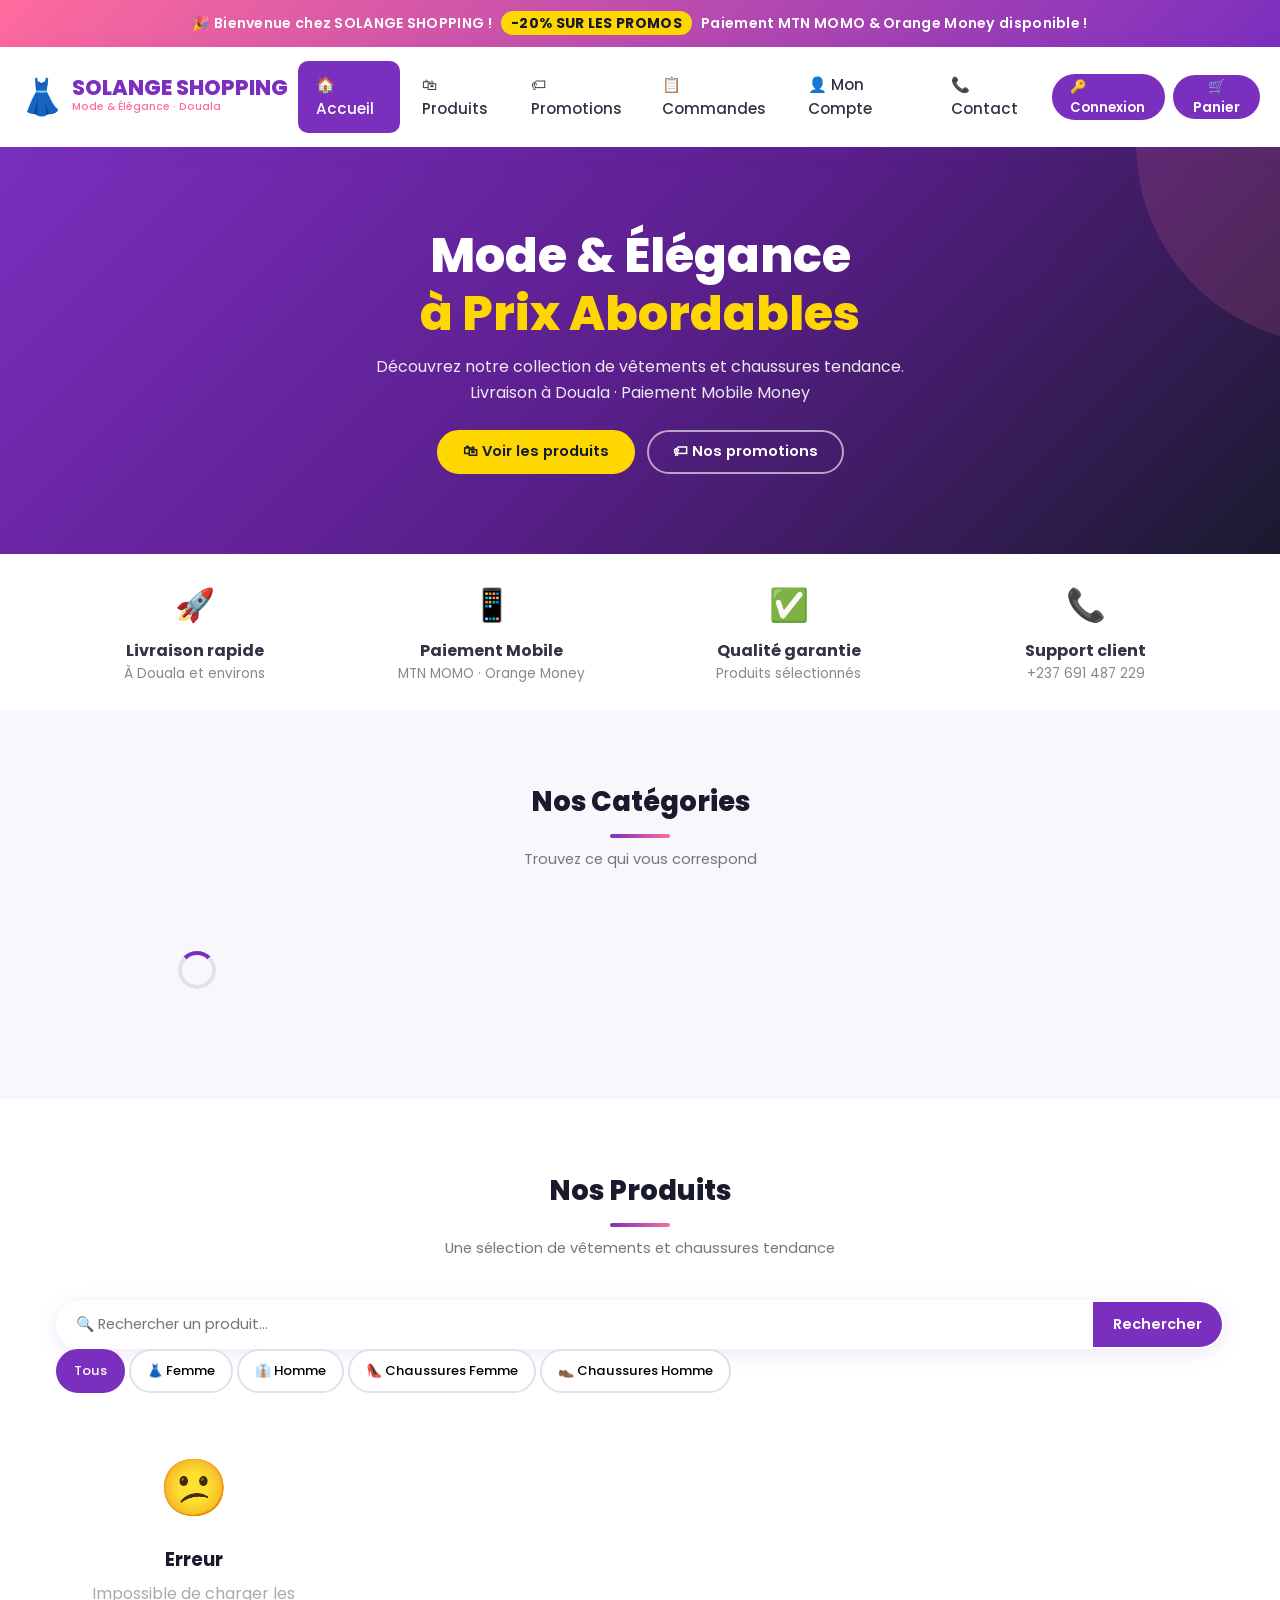
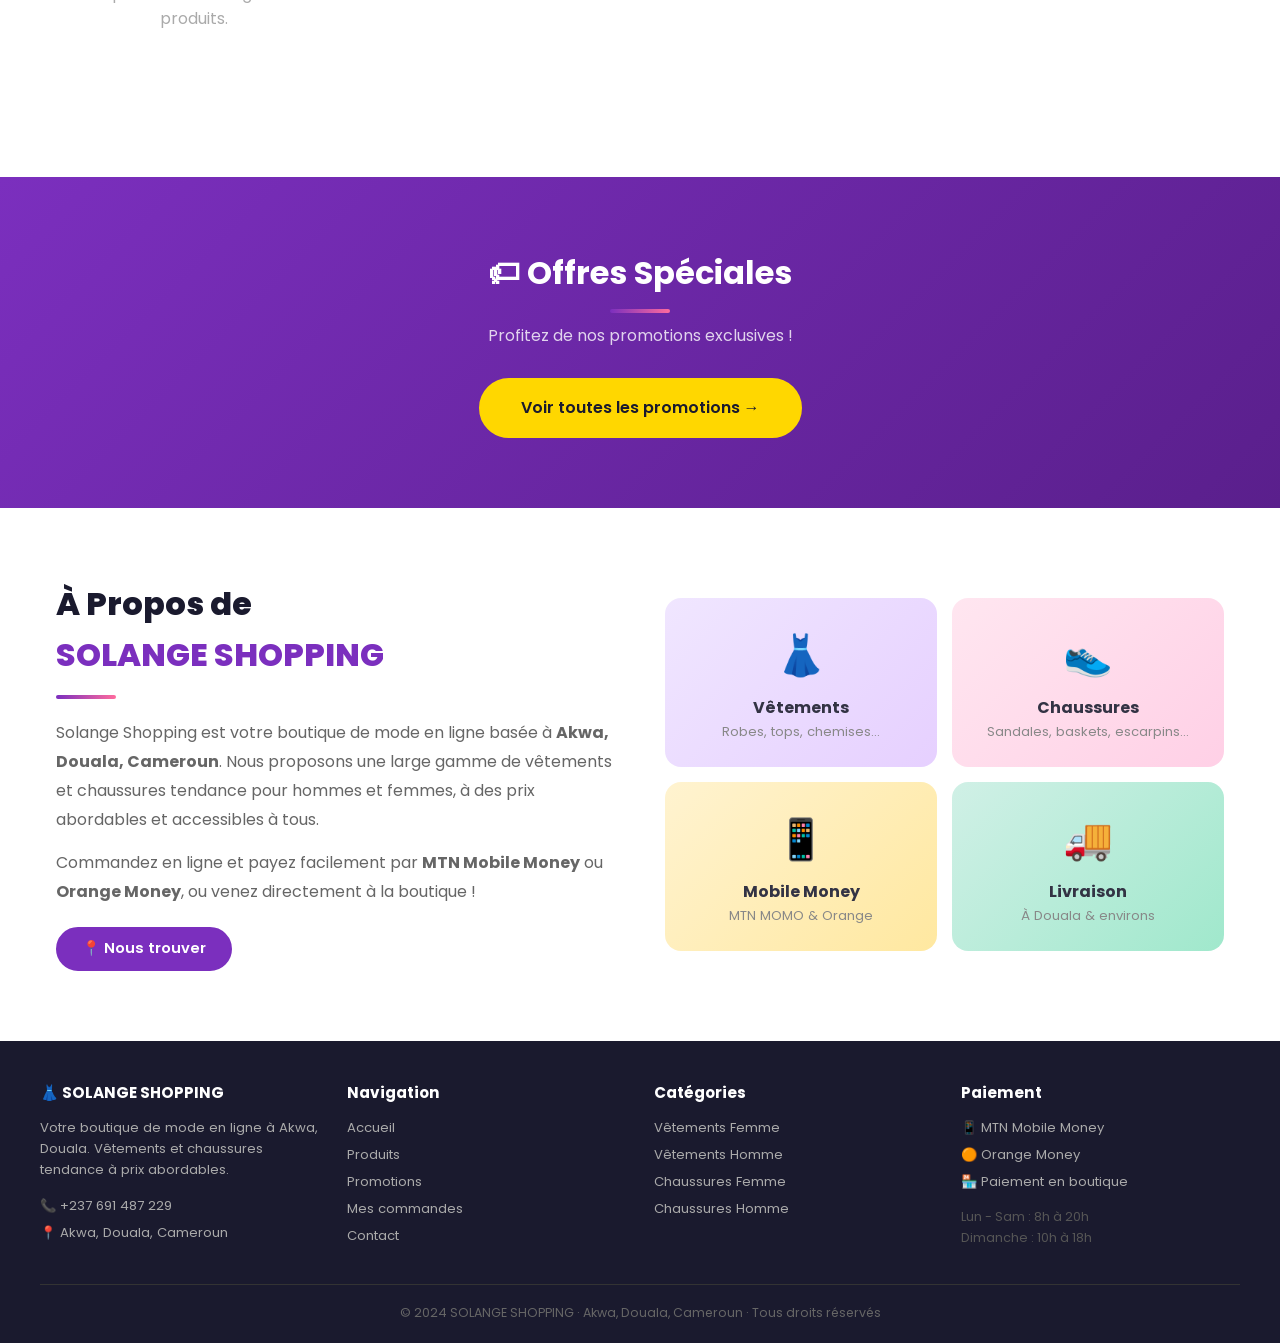
<file: index.html>
<!DOCTYPE html>
<html lang="fr">
<head>
    <meta charset="UTF-8">
    <meta name="viewport" content="width=device-width, initial-scale=1.0">
    <title>SOLANGE SHOPPING - Mode & Élégance | Akwa, Douala</title>
    <link rel="stylesheet" href="css/style.css">
    <link rel="icon" href="data:image/svg+xml,<svg xmlns='http://www.w3.org/2000/svg' viewBox='0 0 100 100'><text y='.9em' font-size='90'>👗</text></svg>">
</head>
<body>

<!-- BARRE PROMO -->
<div class="promo-band">
    🎉 Bienvenue chez SOLANGE SHOPPING !
    <span>-20% SUR LES PROMOS</span>
    Paiement MTN MOMO & Orange Money disponible !
</div>

<!-- NAVIGATION -->
<nav>
    <div class="nav-inner">
        <a href="index.html" class="logo">
            <span style="font-size:2.2rem">👗</span>
            <div class="logo-text">
                <h1>SOLANGE SHOPPING</h1>
                <span>Mode & Élégance · Douala</span>
            </div>
        </a>

        <ul class="nav-links" id="nav-links">
            <li><a href="index.html">🏠 Accueil</a></li>
            <li><a href="produits.html">🛍 Produits</a></li>
            <li><a href="promotions.html">🏷 Promotions</a></li>
            <li><a href="commandes.html">📋 Commandes</a></li>
            <li><a href="profile.html">👤 Mon Compte</a></li>
            <li><a href="contact.html">📞 Contact</a></li>
        </ul>

        <div class="nav-actions">
            <div id="zone-user" style="display:flex;align-items:center;gap:10px">
                <a href="auth.html" class="btn btn-sm btn-violet">🔑 Connexion</a>
            </div>
            <a href="panier.html">
                <button class="btn-panier">
                    🛒 Panier
                    <span class="badge-panier" id="badge-panier" style="display:none">0</span>
                </button>
            </a>
            <button class="menu-mobile" id="menu-toggle">☰</button>
        </div>
    </div>
</nav>

<!-- HERO -->
<section class="hero">
    <div class="hero-content">
        <h2>Mode & Élégance<br><span>à Prix Abordables</span></h2>
        <p>Découvrez notre collection de vêtements et chaussures tendance.<br>Livraison à Douala · Paiement Mobile Money</p>
        <div class="hero-btns">
            <a href="produits.html" class="btn btn-primaire">🛍 Voir les produits</a>
            <a href="promotions.html" class="btn btn-secondaire">🏷 Nos promotions</a>
        </div>
    </div>
</section>

<!-- INFOS BOUTIQUE -->
<section style="background:white;padding:25px 20px;">
    <div class="container">
        <div style="display:grid;grid-template-columns:repeat(auto-fit,minmax(200px,1fr));gap:20px;text-align:center">
            <div>
                <div style="font-size:2rem;margin-bottom:8px">🚀</div>
                <strong>Livraison rapide</strong>
                <p style="font-size:.85rem;color:#888">À Douala et environs</p>
            </div>
            <div>
                <div style="font-size:2rem;margin-bottom:8px">📱</div>
                <strong>Paiement Mobile</strong>
                <p style="font-size:.85rem;color:#888">MTN MOMO · Orange Money</p>
            </div>
            <div>
                <div style="font-size:2rem;margin-bottom:8px">✅</div>
                <strong>Qualité garantie</strong>
                <p style="font-size:.85rem;color:#888">Produits sélectionnés</p>
            </div>
            <div>
                <div style="font-size:2rem;margin-bottom:8px">📞</div>
                <strong>Support client</strong>
                <p style="font-size:.85rem;color:#888">+237 691 487 229</p>
            </div>
        </div>
    </div>
</section>

<!-- CATÉGORIES -->
<section class="section" style="background:var(--gris-clair)">
    <div class="container">
        <div class="section-titre">
            <h2>Nos Catégories</h2>
            <div class="ligne-deco"></div>
            <p>Trouvez ce qui vous correspond</p>
        </div>
        <div class="categories-grid" id="categories-grid">
            <div class="loader"><div class="spinner"></div></div>
        </div>
    </div>
</section>

<!-- PRODUITS VEDETTES -->
<section class="section" style="background:white">
    <div class="container">
        <div class="section-titre">
            <h2>Nos Produits</h2>
            <div class="ligne-deco"></div>
            <p>Une sélection de vêtements et chaussures tendance</p>
        </div>

        <div class="search-bar">
            <input type="text" id="input-recherche" placeholder="🔍 Rechercher un produit..." onkeyup="if(event.key==='Enter') rechercherProduits()">
            <button onclick="rechercherProduits()">Rechercher</button>
        </div>

        <div class="filtres-bar" id="filtres">
            <button class="filtre-btn actif" onclick="filtrerTout(this)">Tous</button>
            <button class="filtre-btn" onclick="filtrerParCategorie(1, this)">👗 Femme</button>
            <button class="filtre-btn" onclick="filtrerParCategorie(2, this)">👔 Homme</button>
            <button class="filtre-btn" onclick="filtrerParCategorie(3, this)">👠 Chaussures Femme</button>
            <button class="filtre-btn" onclick="filtrerParCategorie(4, this)">👞 Chaussures Homme</button>
        </div>

        <div class="produits-grid" id="produits-grid">
            <div class="loader"><div class="spinner"></div></div>
        </div>
    </div>
</section>

<!-- PROMOTIONS -->
<section class="section" style="background:linear-gradient(135deg,var(--primaire),var(--primaire-d))">
    <div class="container" style="text-align:center">
        <h2 style="color:white;font-size:2rem;margin-bottom:10px">🏷 Offres Spéciales</h2>
        <div class="ligne-deco"></div>
        <p style="color:rgba(255,255,255,.8);margin-bottom:30px">Profitez de nos promotions exclusives !</p>
        <a href="promotions.html" class="btn btn-primaire" style="font-size:1rem;padding:15px 40px">
            Voir toutes les promotions →
        </a>
    </div>
</section>

<!-- À PROPOS -->
<section class="section" style="background:white">
    <div class="container">
        <div style="display:grid;grid-template-columns:1fr 1fr;gap:50px;align-items:center">
            <div>
                <h2 style="font-size:2rem;font-weight:800;color:var(--sombre);margin-bottom:15px">
                    À Propos de<br><span style="color:var(--primaire)">SOLANGE SHOPPING</span>
                </h2>
                <div class="ligne-deco" style="margin:0 0 20px"></div>
                <p style="color:#666;line-height:1.8;margin-bottom:15px">
                    Solange Shopping est votre boutique de mode en ligne basée à <strong>Akwa, Douala, Cameroun</strong>.
                    Nous proposons une large gamme de vêtements et chaussures tendance pour hommes et femmes,
                    à des prix abordables et accessibles à tous.
                </p>
                <p style="color:#666;line-height:1.8;margin-bottom:20px">
                    Commandez en ligne et payez facilement par <strong>MTN Mobile Money</strong> ou
                    <strong>Orange Money</strong>, ou venez directement à la boutique !
                </p>
                <a href="contact.html" class="btn btn-violet">📍 Nous trouver</a>
            </div>
            <div style="display:grid;grid-template-columns:1fr 1fr;gap:15px">
                <div style="background:linear-gradient(135deg,#f0e6ff,#e6d0ff);border-radius:16px;padding:25px;text-align:center">
                    <div style="font-size:2.5rem;margin-bottom:8px">👗</div>
                    <strong>Vêtements</strong>
                    <p style="font-size:.82rem;color:#888">Robes, tops, chemises...</p>
                </div>
                <div style="background:linear-gradient(135deg,#ffe6f0,#ffd0e6);border-radius:16px;padding:25px;text-align:center">
                    <div style="font-size:2.5rem;margin-bottom:8px">👟</div>
                    <strong>Chaussures</strong>
                    <p style="font-size:.82rem;color:#888">Sandales, baskets, escarpins...</p>
                </div>
                <div style="background:linear-gradient(135deg,#fff3d0,#ffe8a0);border-radius:16px;padding:25px;text-align:center">
                    <div style="font-size:2.5rem;margin-bottom:8px">📱</div>
                    <strong>Mobile Money</strong>
                    <p style="font-size:.82rem;color:#888">MTN MOMO & Orange</p>
                </div>
                <div style="background:linear-gradient(135deg,#d0f0e6,#a0e8cc);border-radius:16px;padding:25px;text-align:center">
                    <div style="font-size:2.5rem;margin-bottom:8px">🚚</div>
                    <strong>Livraison</strong>
                    <p style="font-size:.82rem;color:#888">À Douala & environs</p>
                </div>
            </div>
        </div>
    </div>
</section>

<!-- FOOTER -->
<footer>
    <div class="footer-grid">
        <div class="footer-col">
            <h4>👗 SOLANGE SHOPPING</h4>
            <p>Votre boutique de mode en ligne à Akwa, Douala. Vêtements et chaussures tendance à prix abordables.</p>
            <p style="margin-top:15px">📞 +237 691 487 229</p>
            <p>📍 Akwa, Douala, Cameroun</p>
        </div>
        <div class="footer-col">
            <h4>Navigation</h4>
            <a href="index.html">Accueil</a>
            <a href="produits.html">Produits</a>
            <a href="promotions.html">Promotions</a>
            <a href="commandes.html">Mes commandes</a>
            <a href="contact.html">Contact</a>
        </div>
        <div class="footer-col">
            <h4>Catégories</h4>
            <a href="produits.html?cat=1">Vêtements Femme</a>
            <a href="produits.html?cat=2">Vêtements Homme</a>
            <a href="produits.html?cat=3">Chaussures Femme</a>
            <a href="produits.html?cat=4">Chaussures Homme</a>
        </div>
        <div class="footer-col">
            <h4>Paiement</h4>
            <p>📱 MTN Mobile Money</p>
            <p>🟠 Orange Money</p>
            <p>🏪 Paiement en boutique</p>
            <p style="margin-top:15px;font-size:.8rem;color:#555">
                Lun - Sam : 8h à 20h<br>Dimanche : 10h à 18h
            </p>
        </div>
    </div>
    <div class="footer-bottom">
        <p>© 2024 SOLANGE SHOPPING · Akwa, Douala, Cameroun · Tous droits réservés</p>
    </div>
</footer>

<script src="js/main.js"></script>
<script>
    // Charger les catégories et produits au chargement
    chargerCategories();
    chargerProduits();

    function filtrerTout(el) {
        document.querySelectorAll('.filtre-btn').forEach(b => b.classList.remove('actif'));
        el.classList.add('actif');
        chargerProduits();
    }

    function filtrerParCategorie(id, el) {
        document.querySelectorAll('.filtre-btn').forEach(b => b.classList.remove('actif'));
        el.classList.add('actif');
        chargerProduits({ categorie: id });
    }

    // Lire paramètre URL cat=
    const urlParams = new URLSearchParams(window.location.search);
    if (urlParams.get('cat')) {
        chargerProduits({ categorie: urlParams.get('cat') });
    }
</script>
</body>
</html>
</file>
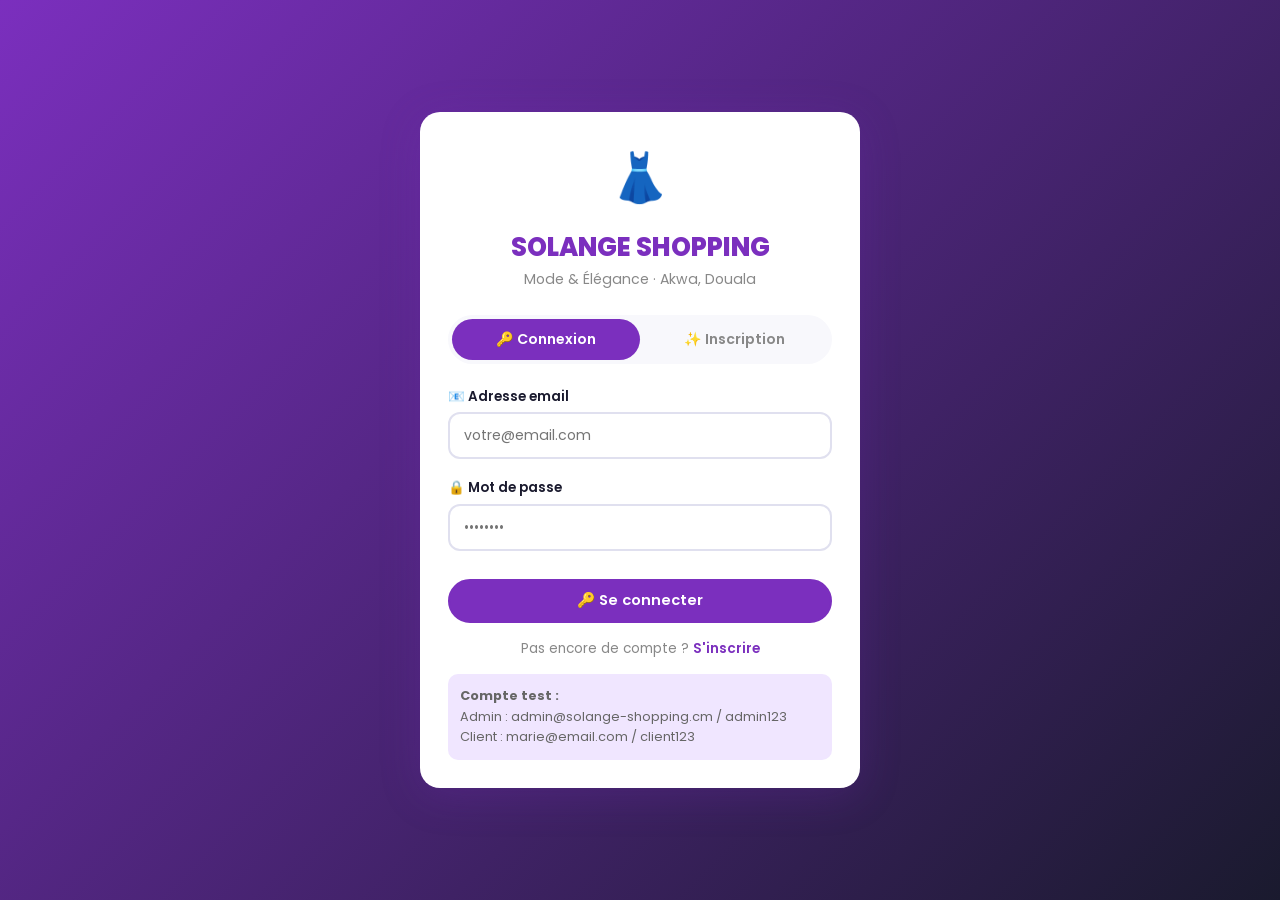
<file: auth.html>
<!DOCTYPE html>
<html lang="fr">
<head>
    <meta charset="UTF-8">
    <meta name="viewport" content="width=device-width, initial-scale=1.0">
    <title>Connexion / Inscription - SOLANGE SHOPPING</title>
    <link rel="stylesheet" href="css/style.css">
</head>
<body>
<div class="auth-container">
    <div class="auth-card">
        <div class="auth-logo">
            <div style="font-size:3rem;margin-bottom:10px">👗</div>
            <h1>SOLANGE SHOPPING</h1>
            <p>Mode & Élégance · Akwa, Douala</p>
        </div>

        <!-- ONGLETS -->
        <div class="auth-tabs">
            <button class="auth-tab actif" data-tab="connexion" onclick="basculerTab('connexion')">🔑 Connexion</button>
            <button class="auth-tab" data-tab="inscription" onclick="basculerTab('inscription')">✨ Inscription</button>
        </div>

        <!-- FORMULAIRE CONNEXION -->
        <form id="form-connexion" class="auth-form" onsubmit="connexion(event)">
            <div class="form-group">
                <label>📧 Adresse email</label>
                <input type="email" name="email" placeholder="votre@email.com" required>
            </div>
            <div class="form-group">
                <label>🔒 Mot de passe</label>
                <input type="password" name="mot_de_passe" placeholder="••••••••" required>
            </div>
            <button type="submit" class="btn btn-violet btn-plein" style="margin-top:10px">
                🔑 Se connecter
            </button>
            <p style="text-align:center;margin-top:15px;font-size:.85rem;color:#888">
                Pas encore de compte ?
                <a href="#" onclick="basculerTab('inscription')" style="color:var(--primaire);font-weight:600">S'inscrire</a>
            </p>
            <div style="background:#f0e6ff;border-radius:10px;padding:12px;margin-top:15px;font-size:.8rem;color:#666">
                <strong>Compte test :</strong><br>
                Admin : admin@solange-shopping.cm / admin123<br>
                Client : marie@email.com / client123
            </div>
        </form>

        <!-- FORMULAIRE INSCRIPTION -->
        <form id="form-inscription" class="auth-form" style="display:none" onsubmit="inscription(event)">
            <div class="form-row">
                <div class="form-group">
                    <label>👤 Nom</label>
                    <input type="text" name="nom" placeholder="Dupont" required>
                </div>
                <div class="form-group">
                    <label>👤 Prénom</label>
                    <input type="text" name="prenom" placeholder="Marie" required>
                </div>
            </div>
            <div class="form-group">
                <label>📧 Email</label>
                <input type="email" name="email" placeholder="votre@email.com" required>
            </div>
            <div class="form-group">
                <label>📱 Téléphone</label>
                <input type="tel" name="telephone" placeholder="+237 6XX XXX XXX">
            </div>
            <div class="form-group">
                <label>🔒 Mot de passe (min. 6 caractères)</label>
                <input type="password" name="mot_de_passe" placeholder="••••••••" required minlength="6">
            </div>
            <div class="form-group">
                <label>🔒 Confirmer le mot de passe</label>
                <input type="password" name="confirmation" placeholder="••••••••" required>
            </div>
            <button type="submit" class="btn btn-violet btn-plein" style="margin-top:10px">
                ✨ Créer mon compte
            </button>
            <p style="text-align:center;margin-top:15px;font-size:.85rem;color:#888">
                Déjà un compte ?
                <a href="#" onclick="basculerTab('connexion')" style="color:var(--primaire);font-weight:600">Se connecter</a>
            </p>
        </form>
    </div>
</div>

<script src="js/main.js"></script>
</body>
</html>
</file>
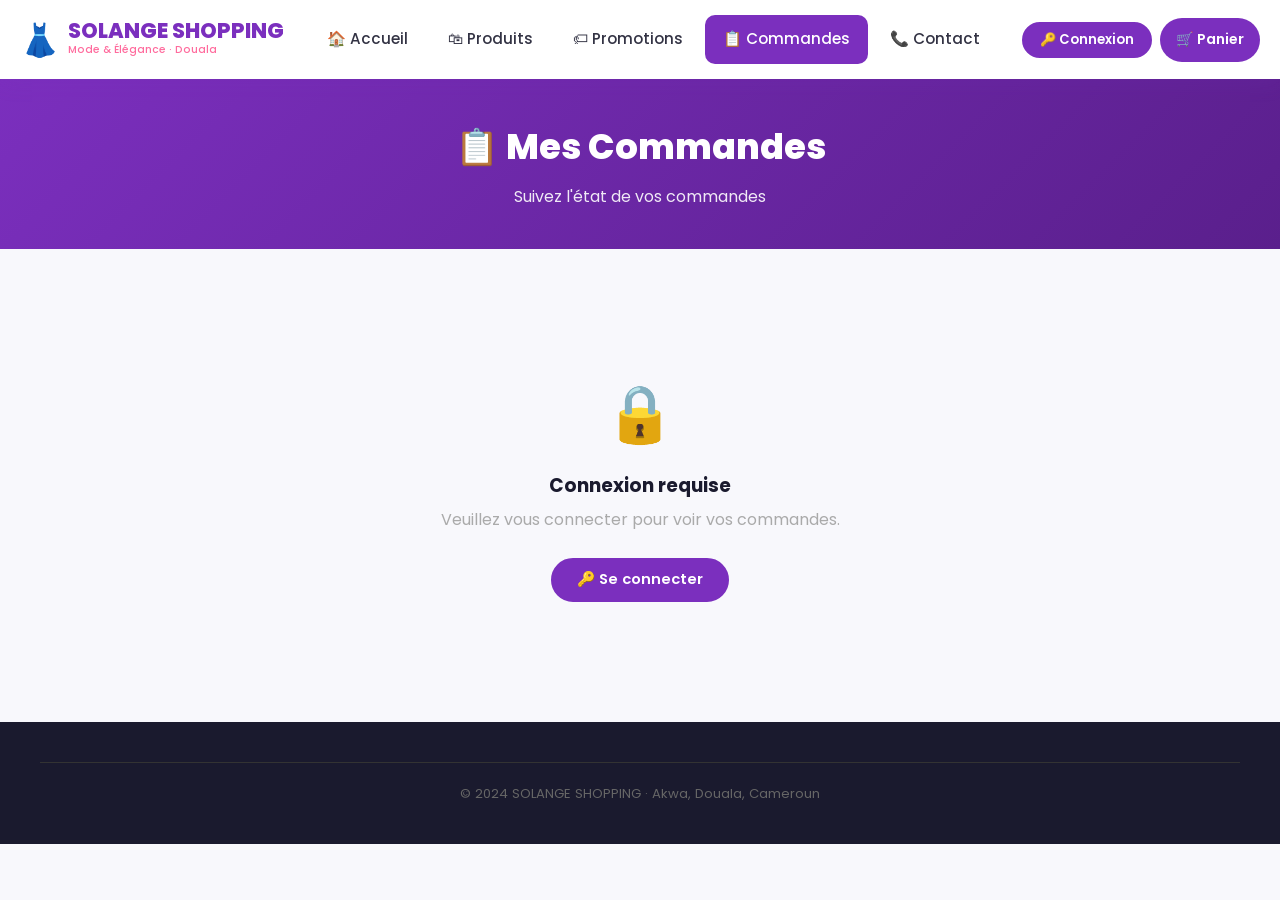
<file: commandes.html>
<!DOCTYPE html>
<html lang="fr">
<head>
    <meta charset="UTF-8">
    <meta name="viewport" content="width=device-width, initial-scale=1.0">
    <title>Mes Commandes - SOLANGE SHOPPING</title>
    <link rel="stylesheet" href="css/style.css">
</head>
<body>
<nav>
    <div class="nav-inner">
        <a href="index.html" class="logo">
            <span style="font-size:2rem">👗</span>
            <div class="logo-text"><h1>SOLANGE SHOPPING</h1><span>Mode & Élégance · Douala</span></div>
        </a>
        <ul class="nav-links" id="nav-links">
            <li><a href="index.html">🏠 Accueil</a></li>
            <li><a href="produits.html">🛍 Produits</a></li>
            <li><a href="promotions.html">🏷 Promotions</a></li>
            <li><a href="commandes.html" class="actif">📋 Commandes</a></li>
            <li><a href="contact.html">📞 Contact</a></li>
        </ul>
        <div class="nav-actions">
            <div id="zone-user" style="display:flex;align-items:center;gap:10px">
                <a href="auth.html" class="btn btn-sm btn-violet">🔑 Connexion</a>
            </div>
            <a href="panier.html"><button class="btn-panier">🛒 Panier <span class="badge-panier" id="badge-panier" style="display:none">0</span></button></a>
            <button class="menu-mobile" id="menu-toggle">☰</button>
        </div>
    </div>
</nav>

<div style="background:linear-gradient(135deg,var(--primaire),var(--primaire-d));color:white;padding:40px 20px;text-align:center">
    <h1 style="font-size:2.2rem;font-weight:800">📋 Mes Commandes</h1>
    <p style="opacity:.9;margin-top:8px">Suivez l'état de vos commandes</p>
</div>

<section class="section">
    <div class="container" style="max-width:800px">
        <div id="commandes-container">
            <div class="loader"><div class="spinner"></div></div>
        </div>
    </div>
</section>

<footer>
    <div class="footer-bottom" style="padding:20px;text-align:center;background:var(--sombre);color:#666;font-size:.82rem">
        © 2024 SOLANGE SHOPPING · Akwa, Douala, Cameroun
    </div>
</footer>

<script src="js/main.js"></script>
<script>
document.addEventListener('DOMContentLoaded', async () => {
    await verifierSession();
    if (!utilisateurCourant) {
        document.getElementById('commandes-container').innerHTML = `
            <div class="vide">
                <div class="vide-icone">🔒</div>
                <h3>Connexion requise</h3>
                <p>Veuillez vous connecter pour voir vos commandes.</p>
                <br><a href="auth.html" class="btn btn-violet">🔑 Se connecter</a>
            </div>`;
        return;
    }
    chargerMesCommandes();
});

async function chargerMesCommandes() {
    const data = await apiFetch('panier.php?action=mes_commandes');
    const c = document.getElementById('commandes-container');
    if (!data || data.erreur) { c.innerHTML = 'Erreur.'; return; }
    if (data.length === 0) {
        c.innerHTML = `<div class="vide">
            <div class="vide-icone">📦</div>
            <h3>Aucune commande</h3>
            <p>Vous n'avez pas encore passé de commande.</p>
            <br><a href="produits.html" class="btn btn-violet">🛍 Faire mes achats</a>
        </div>`;
        return;
    }

    const statuts = {
        en_attente:  { label: 'En attente', icone: '⏳' },
        confirmee:   { label: 'Confirmée',  icone: '✅' },
        expediee:    { label: 'Expédiée',   icone: '🚚' },
        livree:      { label: 'Livrée',     icone: '🎉' },
        annulee:     { label: 'Annulée',    icone: '❌' }
    };
    const modes = { momo: 'MTN MOMO', orange_money: 'Orange Money', a_la_boutique: 'En boutique' };

    c.innerHTML = data.map(cmd => {
        const st = statuts[cmd.statut] || { label: cmd.statut, icone: '•' };
        const date = new Date(cmd.date_commande).toLocaleDateString('fr-FR', {
            day: '2-digit', month: 'long', year: 'numeric', hour: '2-digit', minute: '2-digit'
        });
        return `
        <div class="commande-card">
            <div class="commande-header">
                <div>
                    <strong style="font-size:1rem">Commande #${cmd.id}</strong>
                    <p style="font-size:.82rem;color:#888;margin-top:3px">📅 ${date}</p>
                </div>
                <span class="statut-badge statut-${cmd.statut}">${st.icone} ${st.label}</span>
            </div>
            <div style="display:grid;grid-template-columns:1fr 1fr;gap:15px;margin-bottom:15px">
                <div style="font-size:.88rem">
                    <p><strong>💳 Paiement:</strong> ${modes[cmd.mode_paiement] || cmd.mode_paiement}</p>
                    ${cmd.numero_transaction ? `<p><strong>🔢 N° Transaction:</strong> ${escapeHtml(cmd.numero_transaction)}</p>` : ''}
                    ${cmd.adresse_livraison ? `<p><strong>📍 Livraison:</strong> ${escapeHtml(cmd.adresse_livraison)}</p>` : ''}
                </div>
                <div style="text-align:right">
                    <p style="font-size:1.3rem;font-weight:800;color:var(--primaire)">${formatPrix(cmd.total)}</p>
                </div>
            </div>
            ${cmd.details && cmd.details.length > 0 ? `
            <div style="border-top:1px solid var(--gris);padding-top:12px">
                <p style="font-size:.85rem;font-weight:600;margin-bottom:10px;color:var(--sombre)">Articles commandés :</p>
                ${cmd.details.map(d => `
                    <div style="display:flex;justify-content:space-between;font-size:.85rem;padding:4px 0">
                        <span>🛍 ${escapeHtml(d.produit_nom)} × ${d.quantite}</span>
                        <span style="font-weight:600">${formatPrix(d.prix_unitaire * d.quantite)}</span>
                    </div>
                `).join('')}
            </div>` : ''}
        </div>`;
    }).join('');
}
</script>
</body>
</html>
</file>
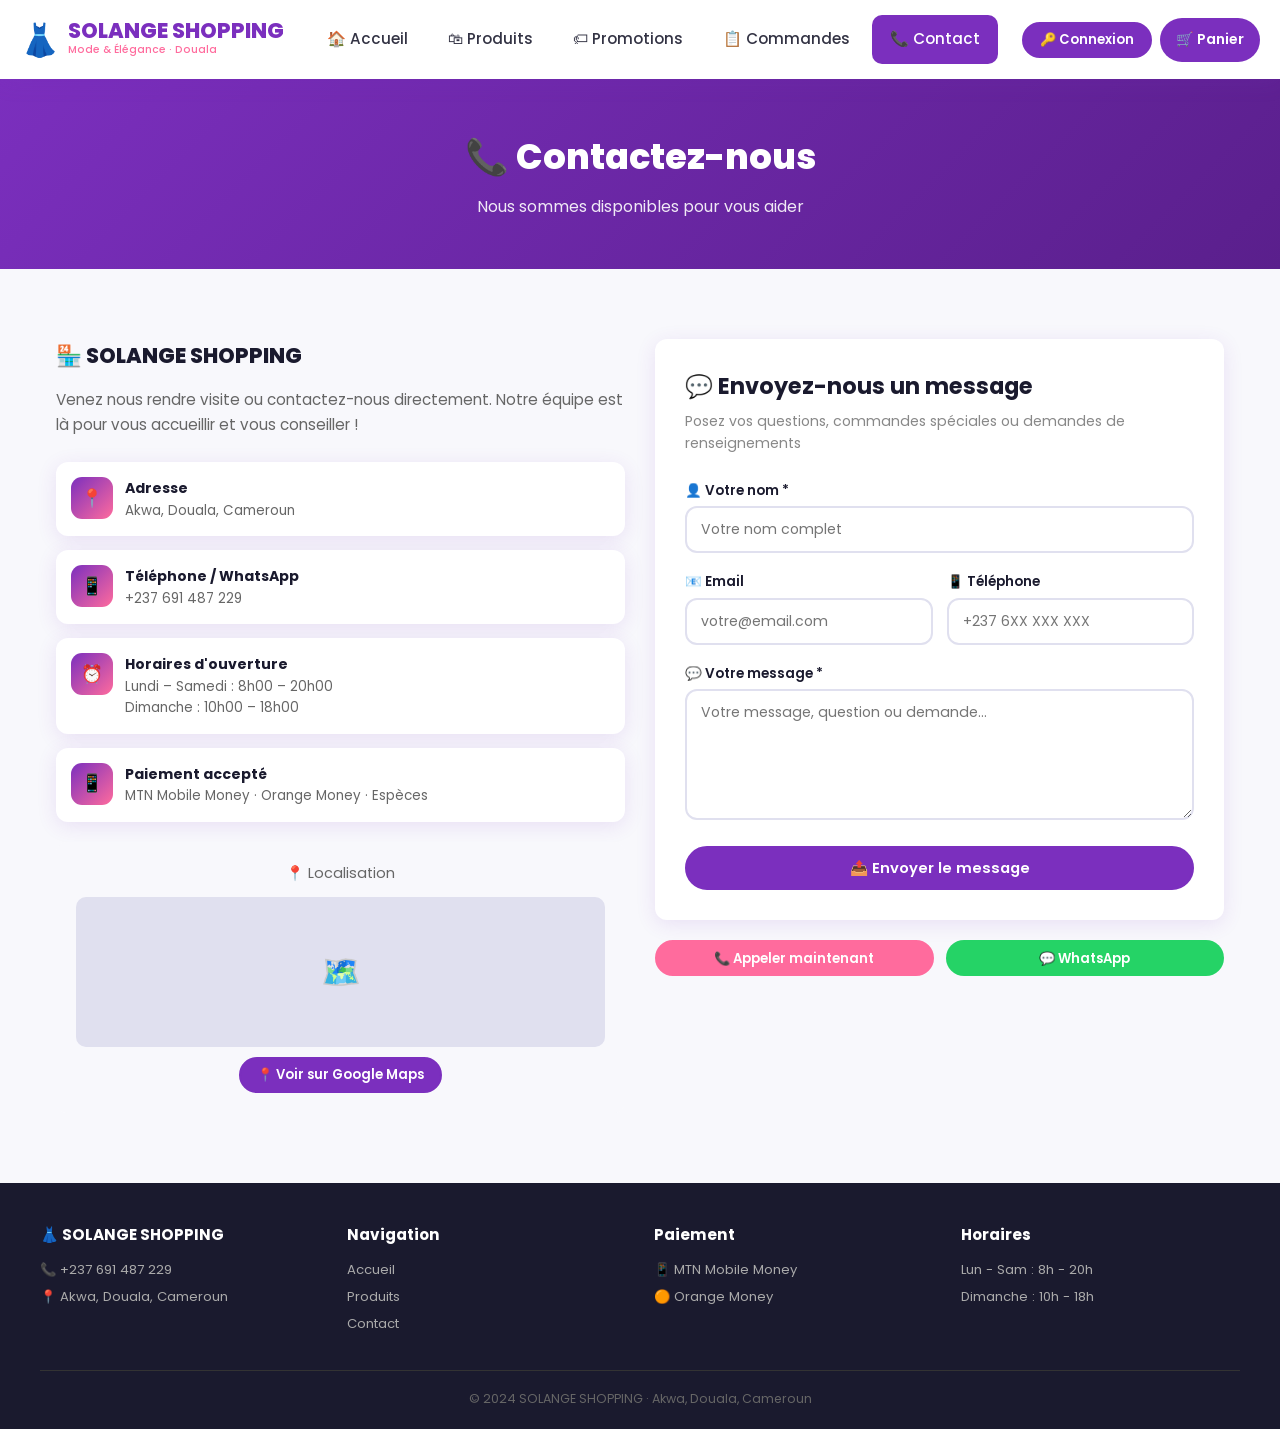
<file: contact.html>
<!DOCTYPE html>
<html lang="fr">
<head>
    <meta charset="UTF-8">
    <meta name="viewport" content="width=device-width, initial-scale=1.0">
    <title>Contact - SOLANGE SHOPPING</title>
    <link rel="stylesheet" href="css/style.css">
</head>
<body>
<nav>
    <div class="nav-inner">
        <a href="index.html" class="logo">
            <span style="font-size:2rem">👗</span>
            <div class="logo-text"><h1>SOLANGE SHOPPING</h1><span>Mode & Élégance · Douala</span></div>
        </a>
        <ul class="nav-links" id="nav-links">
            <li><a href="index.html">🏠 Accueil</a></li>
            <li><a href="produits.html">🛍 Produits</a></li>
            <li><a href="promotions.html">🏷 Promotions</a></li>
            <li><a href="commandes.html">📋 Commandes</a></li>
            <li><a href="contact.html" class="actif">📞 Contact</a></li>
        </ul>
        <div class="nav-actions">
            <div id="zone-user" style="display:flex;align-items:center;gap:10px">
                <a href="auth.html" class="btn btn-sm btn-violet">🔑 Connexion</a>
            </div>
            <a href="panier.html"><button class="btn-panier">🛒 Panier <span class="badge-panier" id="badge-panier" style="display:none">0</span></button></a>
            <button class="menu-mobile" id="menu-toggle">☰</button>
        </div>
    </div>
</nav>

<div style="background:linear-gradient(135deg,var(--primaire),var(--primaire-d));color:white;padding:50px 20px;text-align:center">
    <h1 style="font-size:2.2rem;font-weight:800">📞 Contactez-nous</h1>
    <p style="opacity:.9;margin-top:8px">Nous sommes disponibles pour vous aider</p>
</div>

<section class="section">
    <div class="container">
        <div class="contact-grid">

            <!-- INFORMATIONS CONTACT -->
            <div class="contact-info">
                <h3>🏪 SOLANGE SHOPPING</h3>
                <p style="color:#666;margin-bottom:25px;font-size:.95rem">
                    Venez nous rendre visite ou contactez-nous directement.
                    Notre équipe est là pour vous accueillir et vous conseiller !
                </p>

                <div class="contact-item">
                    <div class="icone">📍</div>
                    <div>
                        <h4>Adresse</h4>
                        <p>Akwa, Douala, Cameroun</p>
                    </div>
                </div>

                <div class="contact-item">
                    <div class="icone">📱</div>
                    <div>
                        <h4>Téléphone / WhatsApp</h4>
                        <p>+237 691 487 229</p>
                    </div>
                </div>

                <div class="contact-item">
                    <div class="icone">⏰</div>
                    <div>
                        <h4>Horaires d'ouverture</h4>
                        <p>Lundi – Samedi : 8h00 – 20h00<br>Dimanche : 10h00 – 18h00</p>
                    </div>
                </div>

                <div class="contact-item">
                    <div class="icone">📱</div>
                    <div>
                        <h4>Paiement accepté</h4>
                        <p>MTN Mobile Money · Orange Money · Espèces</p>
                    </div>
                </div>

                <!-- CARTE GOOGLE MAPS (lien) -->
                <div style="background:var(--gris-clair);border-radius:var(--rayon);padding:20px;margin-top:20px;text-align:center">
                    <p style="font-size:.9rem;color:#666;margin-bottom:12px">📍 Localisation</p>
                    <div style="background:#e0e0ef;border-radius:10px;height:150px;display:flex;align-items:center;justify-content:center;font-size:2rem;margin-bottom:10px">
                        🗺️
                    </div>
                    <a href="https://maps.google.com/?q=Akwa+Douala+Cameroun" target="_blank" class="btn btn-sm btn-violet">
                        📍 Voir sur Google Maps
                    </a>
                </div>
            </div>

            <!-- FORMULAIRE CONTACT -->
            <div>
                <div style="background:white;border-radius:var(--rayon);padding:30px;box-shadow:var(--ombre)">
                    <h3 style="font-size:1.4rem;font-weight:700;color:var(--sombre);margin-bottom:5px">
                        💬 Envoyez-nous un message
                    </h3>
                    <p style="color:#888;font-size:.88rem;margin-bottom:25px">
                        Posez vos questions, commandes spéciales ou demandes de renseignements
                    </p>

                    <form onsubmit="envoyerContact(event)">
                        <div class="form-group">
                            <label>👤 Votre nom *</label>
                            <input type="text" name="nom" placeholder="Votre nom complet" required>
                        </div>
                        <div class="form-row">
                            <div class="form-group">
                                <label>📧 Email</label>
                                <input type="email" name="email" placeholder="votre@email.com">
                            </div>
                            <div class="form-group">
                                <label>📱 Téléphone</label>
                                <input type="tel" name="telephone" placeholder="+237 6XX XXX XXX">
                            </div>
                        </div>
                        <div class="form-group">
                            <label>💬 Votre message *</label>
                            <textarea name="message" placeholder="Votre message, question ou demande..." rows="5" required></textarea>
                        </div>
                        <button type="submit" class="btn btn-violet btn-plein">
                            📤 Envoyer le message
                        </button>
                    </form>
                </div>

                <!-- BOUTONS CONTACT DIRECT -->
                <div style="margin-top:20px;display:grid;grid-template-columns:1fr 1fr;gap:12px">
                    <a href="tel:+237691487229" class="btn btn-sm btn-rose" style="text-align:center;justify-content:center">
                        📞 Appeler maintenant
                    </a>
                    <a href="https://wa.me/237691487229" target="_blank" class="btn btn-sm" style="background:#25D366;color:white;border:none;text-align:center;justify-content:center">
                        💬 WhatsApp
                    </a>
                </div>
            </div>
        </div>
    </div>
</section>

<footer>
    <div class="footer-grid">
        <div class="footer-col">
            <h4>👗 SOLANGE SHOPPING</h4>
            <p>📞 +237 691 487 229</p>
            <p>📍 Akwa, Douala, Cameroun</p>
        </div>
        <div class="footer-col">
            <h4>Navigation</h4>
            <a href="index.html">Accueil</a>
            <a href="produits.html">Produits</a>
            <a href="contact.html">Contact</a>
        </div>
        <div class="footer-col">
            <h4>Paiement</h4>
            <p>📱 MTN Mobile Money</p>
            <p>🟠 Orange Money</p>
        </div>
        <div class="footer-col">
            <h4>Horaires</h4>
            <p>Lun - Sam : 8h - 20h</p>
            <p>Dimanche : 10h - 18h</p>
        </div>
    </div>
    <div class="footer-bottom">© 2024 SOLANGE SHOPPING · Akwa, Douala, Cameroun</div>
</footer>

<script src="js/main.js"></script>
</body>
</html>
</file>
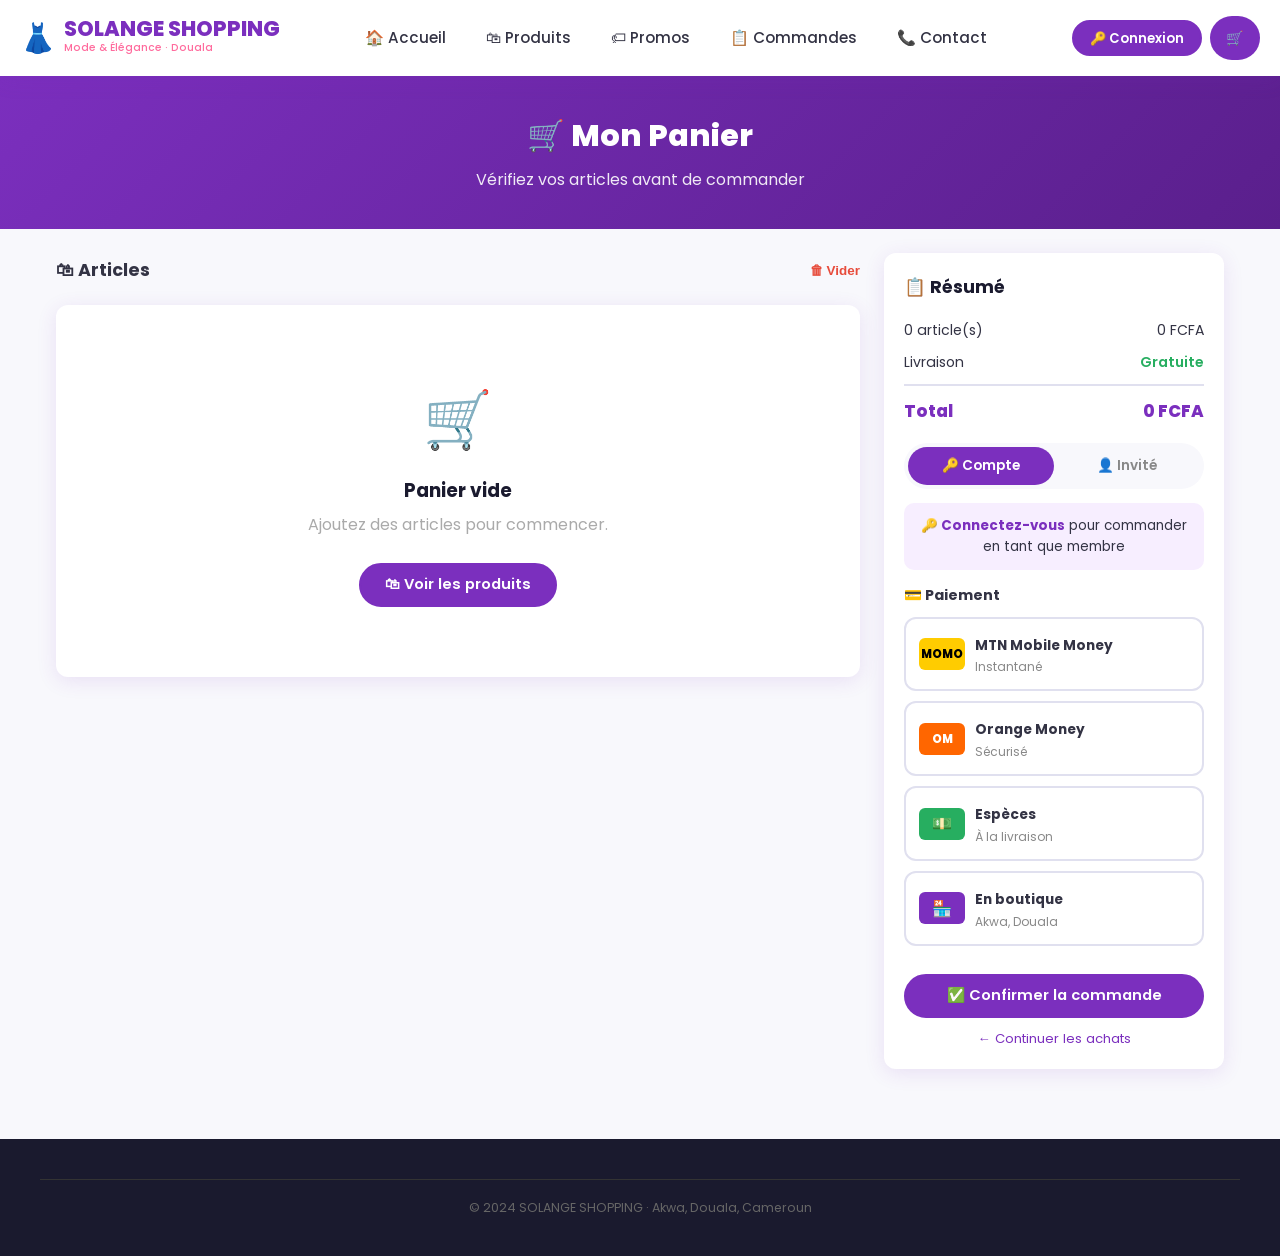
<file: panier.html>
<!DOCTYPE html>
<html lang="fr">
<head>
    <meta charset="UTF-8">
    <meta name="viewport" content="width=device-width, initial-scale=1.0">
    <title>Panier - SOLANGE SHOPPING</title>
    <link rel="stylesheet" href="css/style.css">
</head>
<body>
<nav>
    <div class="nav-inner">
        <a href="index.html" class="logo">
            <span style="font-size:1.8rem">👗</span>
            <div class="logo-text"><h1>SOLANGE SHOPPING</h1><span>Mode & Élégance · Douala</span></div>
        </a>
        <ul class="nav-links" id="nav-links">
            <li><a href="index.html">🏠 Accueil</a></li>
            <li><a href="produits.html">🛍 Produits</a></li>
            <li><a href="promotions.html">🏷 Promos</a></li>
            <li><a href="commandes.html">📋 Commandes</a></li>
            <li><a href="contact.html">📞 Contact</a></li>
        </ul>
        <div class="nav-actions">
            <div id="zone-user" style="display:flex;align-items:center;gap:8px">
                <a href="auth.html" class="btn btn-sm btn-violet">🔑 Connexion</a>
            </div>
            <a href="panier.html">
                <button class="btn-panier">🛒 <span class="badge-panier" id="badge-panier" style="display:none">0</span></button>
            </a>
            <button class="menu-mobile" id="menu-toggle">☰</button>
        </div>
    </div>
</nav>

<div style="background:linear-gradient(135deg,var(--primaire),var(--primaire-d));color:white;padding:36px 16px;text-align:center">
    <h1 style="font-size:1.9rem;font-weight:800">🛒 Mon Panier</h1>
    <p style="opacity:.9;margin-top:6px">Vérifiez vos articles avant de commander</p>
</div>

<section class="section" style="padding-top:24px">
    <div class="container">
        <div class="panier-container">

            <!-- ARTICLES -->
            <div class="panier-items-col" style="flex:1">
                <div style="display:flex;justify-content:space-between;align-items:center;margin-bottom:16px">
                    <h2 style="font-size:1.1rem;font-weight:700">🛍 Articles</h2>
                    <button onclick="viderPanier()" style="background:none;border:none;color:var(--danger);cursor:pointer;font-weight:600;font-size:.84rem;min-height:36px">
                        🗑 Vider
                    </button>
                </div>
                <div class="panier-items" id="panier-items">
                    <div class="loader"><div class="spinner"></div></div>
                </div>
            </div>

            <!-- RÉSUMÉ -->
            <div class="resume-commande">
                <h3>📋 Résumé</h3>
                <div class="resume-ligne">
                    <span id="resume-nb-articles">0 article(s)</span>
                    <span id="resume-total-val">0 FCFA</span>
                </div>
                <div class="resume-ligne">
                    <span>Livraison</span>
                    <span style="color:var(--succes);font-weight:600">Gratuite</span>
                </div>
                <div class="resume-total">
                    <span>Total</span>
                    <span id="resume-total-final">0 FCFA</span>
                </div>

                <!-- CHECKOUT TABS: Compte / Invité -->
                <div class="checkout-tabs" style="margin-bottom:14px">
                    <button class="checkout-tab actif" data-type="compte" onclick="basculerCheckout('compte')">🔑 Compte</button>
                    <button class="checkout-tab" data-type="invite" onclick="basculerCheckout('invite')">👤 Invité</button>
                </div>

                <!-- FORM COMPTE -->
                <div id="checkout-compte" class="checkout-form">
                    <div id="msg-connexion-requise" style="display:none;background:#f7eeff;border-radius:10px;padding:12px;margin-bottom:14px;font-size:.84rem;text-align:center">
                        <a href="auth.html" style="color:var(--primaire);font-weight:700">🔑 Connectez-vous</a> pour commander en tant que membre
                    </div>
                </div>

                <!-- FORM INVITÉ -->
                <div id="checkout-invite" class="checkout-form" style="display:none">
                    <div class="form-group">
                        <label>👤 Votre nom *</label>
                        <input type="text" id="guest-nom" placeholder="Nom complet" required>
                    </div>
                    <div class="form-group">
                        <label>📧 Email</label>
                        <input type="email" id="guest-email" placeholder="votre@email.com">
                    </div>
                    <div class="form-group">
                        <label>📱 Téléphone</label>
                        <input type="tel" id="guest-tel" placeholder="+237 6XX XXX XXX">
                    </div>
                </div>

                <!-- PAIEMENT -->
                <h4 style="font-weight:700;margin-bottom:10px;font-size:.9rem">💳 Paiement</h4>
                <div class="paiement-options">
                    <label class="option-pmt" onclick="selectionnerPaiement('momo',this)">
                        <input type="radio" name="paiement" value="momo" style="display:none">
                        <div class="logo-pmt logo-momo">MOMO</div>
                        <div><strong style="font-size:.86rem">MTN Mobile Money</strong><p style="font-size:.75rem;color:#888">Instantané</p></div>
                    </label>
                    <label class="option-pmt" onclick="selectionnerPaiement('orange_money',this)">
                        <input type="radio" name="paiement" value="orange_money" style="display:none">
                        <div class="logo-pmt logo-om">OM</div>
                        <div><strong style="font-size:.86rem">Orange Money</strong><p style="font-size:.75rem;color:#888">Sécurisé</p></div>
                    </label>
                    <label class="option-pmt" onclick="selectionnerPaiement('cash',this)">
                        <input type="radio" name="paiement" value="cash" style="display:none">
                        <div class="logo-pmt logo-cash">💵</div>
                        <div><strong style="font-size:.86rem">Espèces</strong><p style="font-size:.75rem;color:#888">À la livraison</p></div>
                    </label>
                    <label class="option-pmt" onclick="selectionnerPaiement('a_la_boutique',this)">
                        <input type="radio" name="paiement" value="a_la_boutique" style="display:none">
                        <div class="logo-pmt logo-boutique">🏪</div>
                        <div><strong style="font-size:.86rem">En boutique</strong><p style="font-size:.75rem;color:#888">Akwa, Douala</p></div>
                    </label>
                </div>

                <div id="champ-transaction" style="display:none" class="form-group">
                    <label id="label-tx">📱 Numéro de transaction</label>
                    <input type="text" id="input-transaction" placeholder="Ex: 1234567890">
                </div>
                <div id="champ-adresse" style="display:none" class="form-group">
                    <label>📍 Adresse de livraison</label>
                    <input type="text" id="input-adresse" placeholder="Ex: Bali, Douala">
                </div>

                <button id="btn-commander" onclick="passerCommande()" class="btn btn-violet btn-plein" style="margin-top:12px">
                    ✅ Confirmer la commande
                </button>
                <a href="produits.html" style="display:block;text-align:center;margin-top:10px;font-size:.82rem;color:var(--primaire)">
                    ← Continuer les achats
                </a>
            </div>
        </div>
    </div>
</section>

<footer>
    <div class="footer-bottom" style="padding:18px;text-align:center;background:var(--sombre);color:#666;font-size:.78rem">
        © 2024 SOLANGE SHOPPING · Akwa, Douala, Cameroun
    </div>
</footer>

<script src="js/main.js"></script>
<script>
document.addEventListener('DOMContentLoaded', async () => {
    await verifierSession();
    chargerPanier();

    // Show connect message if not logged in
    if (!utilisateurCourant) {
        document.getElementById('msg-connexion-requise').style.display = 'block';
    }

    // Sync totals
    const obs = new MutationObserver(() => {
        const v = document.getElementById('resume-total-val')?.textContent;
        const f = document.getElementById('resume-total-final');
        if (v && f) f.textContent = v;
    });
    const el = document.getElementById('resume-total-val');
    if (el) obs.observe(el, { childList:true, characterData:true, subtree:true });
});

async function viderPanier() {
    if (!confirm('Vider le panier ?')) return;
    if (utilisateurCourant) {
        await apiFetch('panier.php', { action:'vider' }, 'POST');
    } else {
        guestCart = []; localStorage.removeItem('ss_guest_cart');
    }
    notifier('Panier vidé.','info'); chargerPanier();
}
</script>
</body>
</html>
</file>
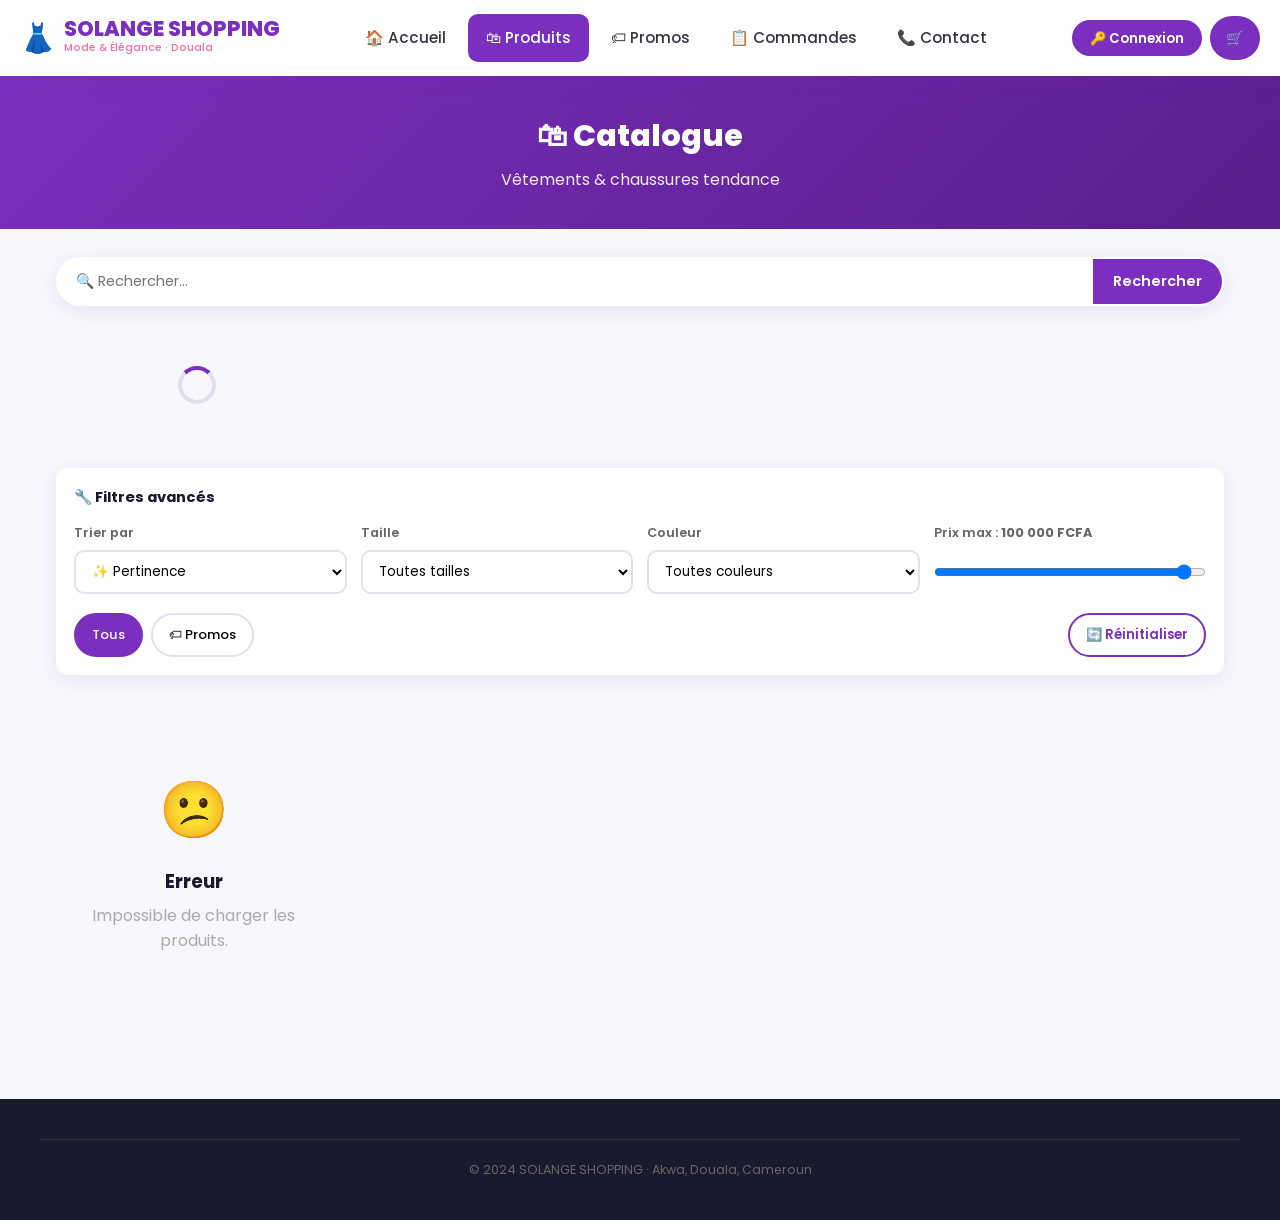
<file: produits.html>
<!DOCTYPE html>
<html lang="fr">
<head>
    <meta charset="UTF-8">
    <meta name="viewport" content="width=device-width, initial-scale=1.0">
    <title>Produits - SOLANGE SHOPPING</title>
    <link rel="stylesheet" href="css/style.css">
</head>
<body>
<nav>
    <div class="nav-inner">
        <a href="index.html" class="logo">
            <span style="font-size:1.8rem">👗</span>
            <div class="logo-text"><h1>SOLANGE SHOPPING</h1><span>Mode & Élégance · Douala</span></div>
        </a>
        <ul class="nav-links" id="nav-links">
            <li><a href="index.html">🏠 Accueil</a></li>
            <li><a href="produits.html" class="actif">🛍 Produits</a></li>
            <li><a href="promotions.html">🏷 Promos</a></li>
            <li><a href="commandes.html">📋 Commandes</a></li>
            <li><a href="contact.html">📞 Contact</a></li>
        </ul>
        <div class="nav-actions">
            <div id="zone-user" style="display:flex;align-items:center;gap:8px">
                <a href="auth.html" class="btn btn-sm btn-violet">🔑 Connexion</a>
            </div>
            <a href="panier.html">
                <button class="btn-panier">🛒 <span class="badge-panier" id="badge-panier" style="display:none">0</span></button>
            </a>
            <button class="menu-mobile" id="menu-toggle">☰</button>
        </div>
    </div>
</nav>

<div style="background:linear-gradient(135deg,var(--primaire),var(--primaire-d));color:white;padding:36px 16px;text-align:center">
    <h1 style="font-size:1.9rem;font-weight:800">🛍 Catalogue</h1>
    <p style="opacity:.9;margin-top:6px">Vêtements & chaussures tendance</p>
</div>

<section class="section" style="background:var(--gris-clair);padding-top:28px">
    <div class="container">

        <!-- SEARCH + AUTOCOMPLETE -->
        <div class="search-wrapper">
            <div class="search-bar">
                <input type="text" id="input-recherche" placeholder="🔍 Rechercher..." autocomplete="off"
                    oninput="fetchAutocomplete && fetchAutocomplete(this.value)"
                    onkeyup="if(event.key==='Enter') rechercherProduits()">
                <button onclick="rechercherProduits()">Rechercher</button>
            </div>
            <div id="autocomplete-list" class="autocomplete-list" style="display:none"></div>
        </div>

        <!-- CATÉGORIES -->
        <div class="categories-grid" id="categories-grid" style="margin-bottom:24px">
            <div class="loader"><div class="spinner"></div></div>
        </div>

        <!-- FILTRES AVANCÉS -->
        <div class="filtres-avances">
            <h4>🔧 Filtres avancés</h4>
            <div class="filtres-row">
                <div class="filtre-groupe">
                    <label>Trier par</label>
                    <select id="select-tri" onchange="appliquerFiltres()">
                        <option value="defaut">✨ Pertinence</option>
                        <option value="prix_asc">💰 Prix croissant</option>
                        <option value="prix_desc">💎 Prix décroissant</option>
                        <option value="nouveau">🆕 Nouveautés</option>
                        <option value="promo">🏷 Promotions d'abord</option>
                    </select>
                </div>
                <div class="filtre-groupe">
                    <label>Taille</label>
                    <select id="select-taille" onchange="appliquerFiltres()">
                        <option value="">Toutes tailles</option>
                        <option>XS</option><option>S</option><option>M</option>
                        <option>L</option><option>XL</option><option>XXL</option>
                        <option>36</option><option>37</option><option>38</option>
                        <option>39</option><option>40</option><option>41</option>
                        <option>42</option><option>43</option><option>44</option>
                    </select>
                </div>
                <div class="filtre-groupe">
                    <label>Couleur</label>
                    <select id="select-couleur" onchange="appliquerFiltres()">
                        <option value="">Toutes couleurs</option>
                        <option>Noir</option><option>Blanc</option><option>Rouge</option>
                        <option>Bleu</option><option>Vert</option><option>Marron</option>
                        <option>Beige</option><option>Multicolore</option>
                    </select>
                </div>
                <div class="filtre-groupe">
                    <label>Prix max : <strong id="label-prix-max">100 000 FCFA</strong></label>
                    <input type="range" id="range-prix" min="0" max="100000" step="1000" value="100000"
                        oninput="majLabelPrix(this)" onchange="appliquerFiltres()">
                </div>
            </div>
            <div style="display:flex;gap:8px;margin-top:12px;flex-wrap:wrap">
                <button class="filtre-btn actif" onclick="setActif(this);chargerProduits()">Tous</button>
                <button class="filtre-btn" onclick="setActif(this);chargerProduits({promo:1})">🏷 Promos</button>
                <button class="btn btn-sm btn-outline" onclick="resetFiltres()" style="margin-left:auto">🔄 Réinitialiser</button>
            </div>
        </div>

        <!-- COUNT + SORT -->
        <div class="sort-bar">
            <span id="sort-count"></span>
        </div>

        <!-- GRILLE PRODUITS -->
        <div class="produits-grid" id="produits-grid">
            <div class="loader"><div class="spinner"></div></div>
        </div>
    </div>
</section>

<footer>
    <div class="footer-bottom" style="padding:20px;text-align:center;background:var(--sombre);color:#666;font-size:.78rem">
        © 2024 SOLANGE SHOPPING · Akwa, Douala, Cameroun
    </div>
</footer>

<script src="js/main.js"></script>
<script>
    chargerProduits();
    chargerCategories();

    const urlP = new URLSearchParams(window.location.search);
    if (urlP.get('cat')) chargerProduits({ categorie: urlP.get('cat') });

    function setActif(el) {
        document.querySelectorAll('.filtre-btn').forEach(b => b.classList.remove('actif'));
        el.classList.add('actif');
    }

    window.filtrerCategorie = function(id, el) {
        document.querySelectorAll('.categorie-card').forEach(c => c.classList.remove('active'));
        if (el) el.classList.add('active');
        document.querySelectorAll('.filtre-btn').forEach(b => b.classList.remove('actif'));
        chargerProduits({ categorie: id });
    };
</script>
</body>
</html>
</file>
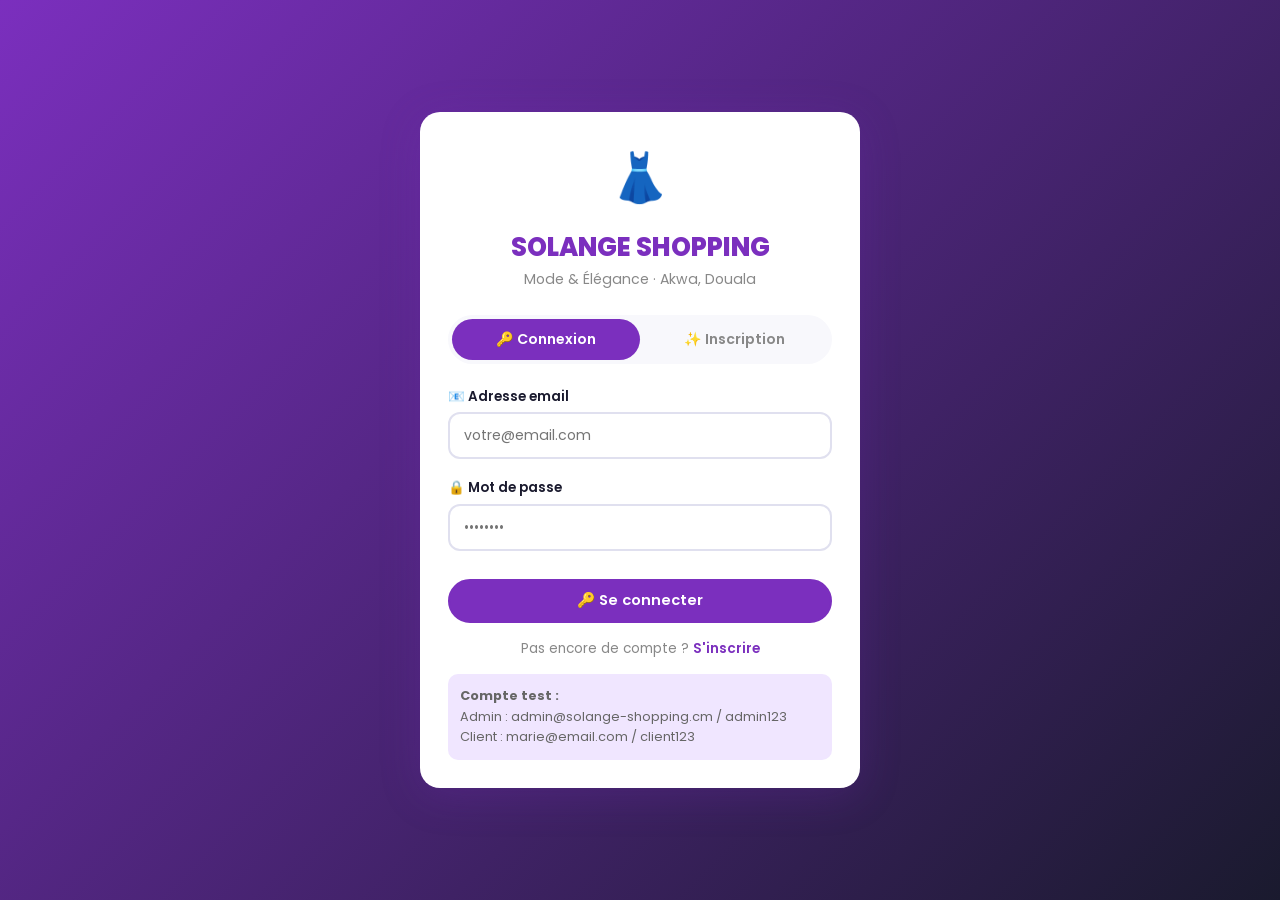
<file: profile.html>
<!DOCTYPE html>
<html lang="fr">
<head>
    <meta charset="UTF-8">
    <meta name="viewport" content="width=device-width, initial-scale=1.0">
    <title>Mon Compte - SOLANGE SHOPPING</title>
    <link rel="stylesheet" href="css/style.css">
</head>
<body>
<nav>
    <div class="nav-inner">
        <a href="index.html" class="logo">
            <span style="font-size:1.8rem">👗</span>
            <div class="logo-text"><h1>SOLANGE SHOPPING</h1><span>Mode & Élégance · Douala</span></div>
        </a>
        <ul class="nav-links" id="nav-links">
            <li><a href="index.html">🏠 Accueil</a></li>
            <li><a href="produits.html">🛍 Produits</a></li>
            <li><a href="promotions.html">🏷 Promos</a></li>
            <li><a href="commandes.html">📋 Commandes</a></li>
            <li><a href="contact.html">📞 Contact</a></li>
        </ul>
        <div class="nav-actions">
            <div id="zone-user" style="display:flex;align-items:center;gap:8px">
                <a href="auth.html" class="btn btn-sm btn-violet">🔑 Connexion</a>
            </div>
            <a href="panier.html">
                <button class="btn-panier">🛒 <span class="badge-panier" id="badge-panier" style="display:none">0</span></button>
            </a>
            <button class="menu-mobile" id="menu-toggle">☰</button>
        </div>
    </div>
</nav>

<div style="background:linear-gradient(135deg,var(--primaire),var(--primaire-d));color:white;padding:36px 16px;text-align:center">
    <div id="profile-avatar" style="font-size:3rem;margin-bottom:8px">👤</div>
    <h1 id="profile-name" style="font-size:1.6rem;font-weight:800">Mon Compte</h1>
    <p id="profile-email" style="opacity:.8;font-size:.9rem;margin-top:4px"></p>
</div>

<section class="section" style="padding-top:20px">
    <div class="container" style="max-width:860px">

        <!-- ONGLETS -->
        <div class="profile-tabs">
            <button class="profile-tab actif" onclick="showTab('commandes',this)">📦 Commandes</button>
            <button class="profile-tab" onclick="showTab('wishlist',this)">❤️ Favoris</button>
            <button class="profile-tab" onclick="showTab('compte',this)">⚙️ Compte</button>
        </div>

        <!-- TAB COMMANDES -->
        <div id="tab-commandes">
            <div id="commandes-container"><div class="loader"><div class="spinner"></div></div></div>
        </div>

        <!-- TAB WISHLIST -->
        <div id="tab-wishlist" style="display:none">
            <div class="produits-grid wishlist-grid" id="wishlist-grid">
                <div class="loader"><div class="spinner"></div></div>
            </div>
        </div>

        <!-- TAB COMPTE -->
        <div id="tab-compte" style="display:none">
            <div style="background:white;border-radius:var(--rayon);padding:24px;box-shadow:var(--ombre)">
                <h3 style="font-size:1.1rem;font-weight:700;margin-bottom:20px">⚙️ Informations du compte</h3>
                <div id="compte-info"></div>
                <hr style="border:none;border-top:1px solid var(--gris);margin:20px 0">
                <button onclick="deconnexion()" class="btn btn-rose">🚪 Se déconnecter</button>
            </div>
        </div>
    </div>
</section>

<footer>
    <div class="footer-bottom" style="padding:18px;text-align:center;background:var(--sombre);color:#666;font-size:.78rem">
        © 2024 SOLANGE SHOPPING · Akwa, Douala, Cameroun
    </div>
</footer>

<script src="js/main.js"></script>
<script>
document.addEventListener('DOMContentLoaded', async () => {
    await verifierSession();
    if (!utilisateurCourant) { location.href = 'auth.html'; return; }

    // Header
    document.getElementById('profile-name').textContent = utilisateurCourant.prenom + ' ' + utilisateurCourant.nom;
    document.getElementById('profile-email').textContent = utilisateurCourant.email;

    chargerMesCommandes();
});

function showTab(name, el) {
    document.querySelectorAll('.profile-tab').forEach(t => t.classList.remove('actif'));
    document.querySelectorAll('[id^="tab-"]').forEach(t => t.style.display = 'none');
    el.classList.add('actif');
    document.getElementById('tab-' + name).style.display = 'block';
    if (name === 'wishlist') chargerWishlist();
    if (name === 'compte') afficherCompte();
}

function afficherCompte() {
    if (!utilisateurCourant) return;
    document.getElementById('compte-info').innerHTML = `
        <div style="display:grid;gap:14px">
            <div style="background:var(--gris-clair);border-radius:10px;padding:14px">
                <p style="font-size:.78rem;color:#888;margin-bottom:4px">Nom complet</p>
                <p style="font-weight:700">${escapeHtml(utilisateurCourant.prenom)} ${escapeHtml(utilisateurCourant.nom)}</p>
            </div>
            <div style="background:var(--gris-clair);border-radius:10px;padding:14px">
                <p style="font-size:.78rem;color:#888;margin-bottom:4px">Adresse email</p>
                <p style="font-weight:700">${escapeHtml(utilisateurCourant.email)}</p>
            </div>
            <div style="background:var(--gris-clair);border-radius:10px;padding:14px">
                <p style="font-size:.78rem;color:#888;margin-bottom:4px">Type de compte</p>
                <p style="font-weight:700">${utilisateurCourant.role === 'admin' ? '⚙️ Administrateur' : '👤 Client'}</p>
            </div>
        </div>
    `;
}

async function chargerMesCommandes() {
    const data = await apiFetch('panier.php?action=mes_commandes');
    const c = document.getElementById('commandes-container');
    if (!data || data.erreur) { c.innerHTML = 'Erreur.'; return; }
    if (!data.length) {
        c.innerHTML = videHTML('📦','Aucune commande','Vous n\'avez pas encore commandé.',`<a href="produits.html" class="btn btn-violet">🛍 Faire mes achats</a>`);
        return;
    }

    const statuts = { en_attente:'⏳ En attente', confirmee:'✅ Confirmée', expediee:'🚚 Expédiée', livree:'🎉 Livrée', annulee:'❌ Annulée' };
    const trackSteps = ['en_attente','confirmee','expediee','livree'];
    const modes = { momo:'MTN MOMO', orange_money:'Orange Money', a_la_boutique:'Boutique', cash:'Espèces' };

    c.innerHTML = data.map(cmd => {
        const date = new Date(cmd.date_commande).toLocaleDateString('fr-FR',{day:'2-digit',month:'long',year:'numeric'});
        const stepIdx = trackSteps.indexOf(cmd.statut);
        const trackHTML = cmd.statut !== 'annulee' ? `
            <div class="tracking-bar">
                ${trackSteps.map((s, i) => {
                    const icons = { en_attente:'⏳', confirmee:'✅', expediee:'🚚', livree:'🎉' };
                    const labels = { en_attente:'Reçue', confirmee:'Confirmée', expediee:'Expédiée', livree:'Livrée' };
                    const cls = i < stepIdx ? 'done' : i === stepIdx ? 'current' : '';
                    return `${i > 0 ? `<div class="tracking-line ${i <= stepIdx ? 'done' : ''}"></div>` : ''}
                    <div class="tracking-step ${cls}">
                        <div class="t-icon">${icons[s]}</div>
                        <div class="t-label">${labels[s]}</div>
                    </div>`;
                }).join('')}
            </div>` : '';

        return `
        <div class="commande-card">
            <div class="commande-header">
                <div>
                    <strong>Commande #${cmd.id}</strong>
                    <p style="font-size:.78rem;color:#888;margin-top:2px">📅 ${date}</p>
                </div>
                <span class="statut-badge statut-${cmd.statut}">${statuts[cmd.statut] || cmd.statut}</span>
            </div>
            ${trackHTML}
            <div style="display:flex;justify-content:space-between;font-size:.86rem;margin-bottom:10px;flex-wrap:wrap;gap:6px">
                <span>💳 ${modes[cmd.mode_paiement] || cmd.mode_paiement}</span>
                <span style="font-size:1.1rem;font-weight:800;color:var(--primaire)">${formatPrix(cmd.total)}</span>
            </div>
            ${cmd.details?.length ? `
            <div style="border-top:1px solid var(--gris);padding-top:10px">
                ${cmd.details.map(d => `
                    <div style="display:flex;justify-content:space-between;font-size:.82rem;padding:3px 0">
                        <span>🛍 ${escapeHtml(d.produit_nom)} × ${d.quantite}</span>
                        <span style="font-weight:600">${formatPrix(d.prix_unitaire * d.quantite)}</span>
                    </div>`).join('')}
            </div>` : ''}
        </div>`;
    }).join('');
}
</script>
</body>
</html>
</file>
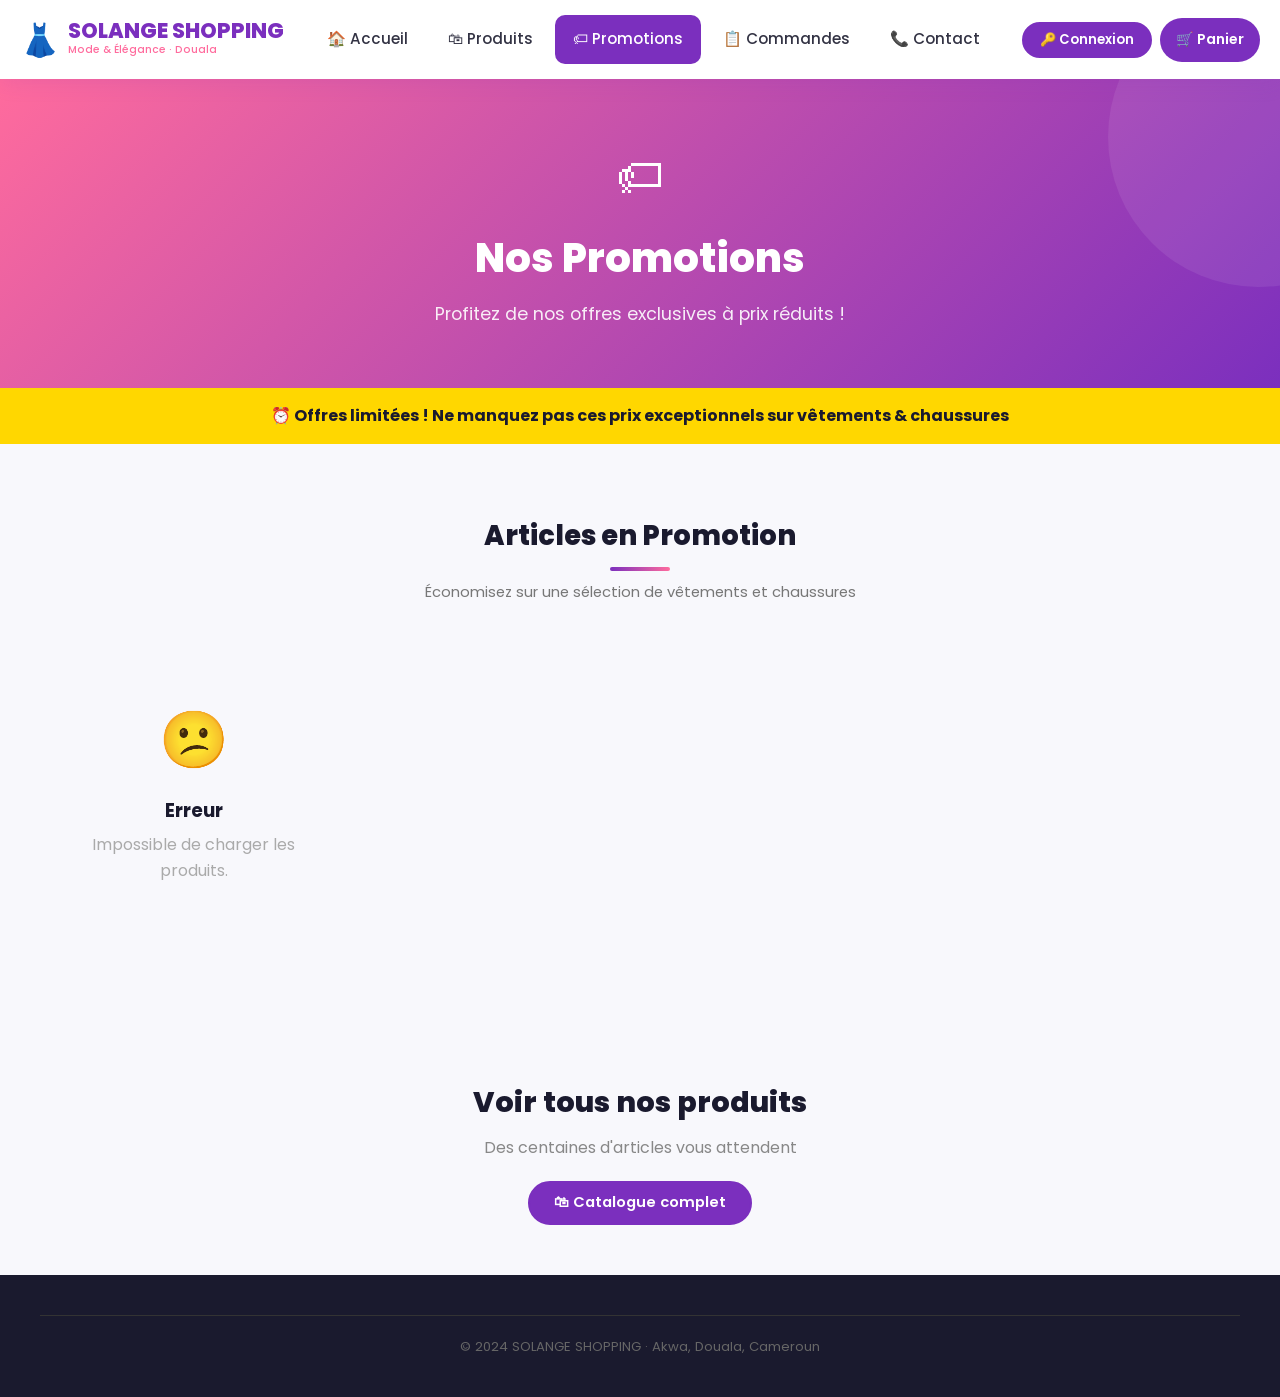
<file: promotions.html>
<!DOCTYPE html>
<html lang="fr">
<head>
    <meta charset="UTF-8">
    <meta name="viewport" content="width=device-width, initial-scale=1.0">
    <title>Promotions - SOLANGE SHOPPING</title>
    <link rel="stylesheet" href="css/style.css">
</head>
<body>
<nav>
    <div class="nav-inner">
        <a href="index.html" class="logo">
            <span style="font-size:2rem">👗</span>
            <div class="logo-text"><h1>SOLANGE SHOPPING</h1><span>Mode & Élégance · Douala</span></div>
        </a>
        <ul class="nav-links" id="nav-links">
            <li><a href="index.html">🏠 Accueil</a></li>
            <li><a href="produits.html">🛍 Produits</a></li>
            <li><a href="promotions.html" class="actif">🏷 Promotions</a></li>
            <li><a href="commandes.html">📋 Commandes</a></li>
            <li><a href="contact.html">📞 Contact</a></li>
        </ul>
        <div class="nav-actions">
            <div id="zone-user" style="display:flex;align-items:center;gap:10px">
                <a href="auth.html" class="btn btn-sm btn-violet">🔑 Connexion</a>
            </div>
            <a href="panier.html"><button class="btn-panier">🛒 Panier <span class="badge-panier" id="badge-panier" style="display:none">0</span></button></a>
            <button class="menu-mobile" id="menu-toggle">☰</button>
        </div>
    </div>
</nav>

<!-- HERO PROMO -->
<div style="background:linear-gradient(135deg,var(--secondaire),var(--primaire));color:white;padding:60px 20px;text-align:center;position:relative;overflow:hidden">
    <div style="position:absolute;top:-30%;right:-10%;width:300px;height:300px;background:rgba(255,255,255,.08);border-radius:50%"></div>
    <div style="position:relative;z-index:2">
        <div style="font-size:3rem;margin-bottom:10px">🏷</div>
        <h1 style="font-size:2.5rem;font-weight:800;margin-bottom:10px">Nos Promotions</h1>
        <p style="font-size:1.1rem;opacity:.9">Profitez de nos offres exclusives à prix réduits !</p>
    </div>
</div>

<!-- BANDEAU COMPTE À REBOURS -->
<div style="background:var(--accent);color:var(--sombre);text-align:center;padding:15px;font-weight:700;font-size:1rem">
    ⏰ Offres limitées ! Ne manquez pas ces prix exceptionnels sur vêtements &amp; chaussures
</div>

<section class="section">
    <div class="container">
        <div class="section-titre">
            <h2>Articles en Promotion</h2>
            <div class="ligne-deco"></div>
            <p>Économisez sur une sélection de vêtements et chaussures</p>
        </div>

        <div class="produits-grid" id="produits-grid">
            <div class="loader"><div class="spinner"></div></div>
        </div>
    </div>
</section>

<!-- CTA -->
<section style="background:var(--gris-clair);padding:50px 20px;text-align:center">
    <h2 style="font-size:1.8rem;font-weight:800;color:var(--sombre);margin-bottom:10px">Voir tous nos produits</h2>
    <p style="color:#888;margin-bottom:20px">Des centaines d'articles vous attendent</p>
    <a href="produits.html" class="btn btn-violet">🛍 Catalogue complet</a>
</section>

<footer>
    <div class="footer-bottom" style="padding:20px;text-align:center;background:var(--sombre);color:#666;font-size:.82rem">
        © 2024 SOLANGE SHOPPING · Akwa, Douala, Cameroun
    </div>
</footer>

<script src="js/main.js"></script>
<script>
    chargerProduits({ promo: 1 });
</script>
</body>
</html>
</file>
<file: css/style.css>
/* ============================================
   SOLANGE SHOPPING - CSS v2 (Mobile-First)
   ============================================ */
@import url('https://fonts.googleapis.com/css2?family=Poppins:wght@300;400;500;600;700;800&display=swap');

:root {
  --primaire:    #7B2FBE;
  --primaire-d:  #5A1F8C;
  --secondaire:  #FF6B9D;
  --accent:      #FFD700;
  --sombre:      #1A1A2E;
  --texte:       #333344;
  --gris-clair:  #F8F8FC;
  --gris:        #e0e0ef;
  --blanc:       #ffffff;
  --succes:      #27ae60;
  --danger:      #e74c3c;
  --ombre:       0 4px 20px rgba(123,47,190,.12);
  --ombre-forte: 0 8px 40px rgba(123,47,190,.22);
  --rayon:       12px;
  --transition:  all .3s ease;
  /* Mobile-first touch target minimum */
  --touch-min:   44px;
}

*, *::before, *::after { margin:0; padding:0; box-sizing:border-box; }
html { scroll-behavior:smooth; -webkit-text-size-adjust:100%; }
body { font-family:'Poppins',sans-serif; color:var(--texte); background:var(--gris-clair); line-height:1.6; }
a { text-decoration:none; color:inherit; }
img { max-width:100%; display:block; }

/* ---- CONTAINER ---- */
.container { width:100%; max-width:1200px; margin:0 auto; padding:0 16px; }

/* ===========================
   NAVIGATION (Mobile-first)
   =========================== */
nav {
  background:var(--blanc);
  box-shadow:var(--ombre);
  position:sticky; top:0; z-index:1000;
}
.nav-inner {
  display:flex; align-items:center; justify-content:space-between;
  padding:12px 16px; gap:10px;
}
.logo { display:flex; align-items:center; gap:8px; flex-shrink:0; }
.logo-text h1 { font-size:1.1rem; font-weight:800; color:var(--primaire); line-height:1; }
.logo-text span { font-size:.65rem; color:var(--secondaire); font-weight:500; display:block; }

/* Mobile nav links hidden by default */
.nav-links {
  display:none;
  position:fixed; top:60px; left:0; right:0;
  background:var(--blanc); padding:16px;
  box-shadow:0 8px 30px rgba(0,0,0,.1);
  list-style:none; flex-direction:column; gap:4px;
  z-index:999;
}
.nav-links.ouvrir { display:flex; }
.nav-links a {
  display:block; padding:12px 18px;
  border-radius:10px; font-weight:500; font-size:.95rem;
  min-height:var(--touch-min); display:flex; align-items:center;
  transition:var(--transition);
}
.nav-links a:hover, .nav-links a.actif {
  background:var(--primaire); color:var(--blanc);
}
.nav-actions { display:flex; align-items:center; gap:8px; }

/* Thumb-friendly cart button */
.btn-panier {
  position:relative;
  background:var(--primaire); color:var(--blanc);
  border:none; padding:0 16px;
  height:var(--touch-min); min-width:var(--touch-min);
  border-radius:25px; cursor:pointer;
  font-size:.88rem; font-weight:600;
  display:flex; align-items:center; gap:6px;
  transition:var(--transition); font-family:'Poppins',sans-serif;
}
.btn-panier:hover { background:var(--primaire-d); transform:translateY(-2px); }
.badge-panier {
  background:var(--secondaire); color:white;
  border-radius:50%; width:20px; height:20px;
  display:flex; align-items:center; justify-content:center;
  font-size:.68rem; font-weight:700;
  position:absolute; top:-5px; right:-5px;
}
.menu-mobile {
  display:flex; align-items:center; justify-content:center;
  width:var(--touch-min); height:var(--touch-min);
  background:none; border:none; cursor:pointer;
  font-size:1.4rem; color:var(--primaire); border-radius:10px;
  transition:var(--transition);
}
.menu-mobile:hover { background:var(--gris-clair); }

/* ===========================
   BOUTONS (Touch-friendly)
   =========================== */
.btn {
  min-height:var(--touch-min); padding:0 24px;
  border-radius:30px; font-weight:600; font-size:.92rem;
  cursor:pointer; border:2px solid transparent;
  transition:var(--transition); font-family:'Poppins',sans-serif;
  display:inline-flex; align-items:center; justify-content:center; gap:8px;
  -webkit-tap-highlight-color:transparent;
}
.btn-primaire { background:var(--accent); color:var(--sombre); border-color:var(--accent); }
.btn-primaire:hover { background:transparent; color:var(--accent); box-shadow:0 6px 20px rgba(255,215,0,.3); }
.btn-secondaire { background:transparent; color:var(--blanc); border-color:rgba(255,255,255,.6); }
.btn-secondaire:hover { background:var(--blanc); color:var(--primaire); }
.btn-violet { background:var(--primaire); color:var(--blanc); border-color:var(--primaire); }
.btn-violet:hover { background:var(--primaire-d); box-shadow:var(--ombre); }
.btn-rose { background:var(--secondaire); color:var(--blanc); border-color:var(--secondaire); }
.btn-rose:hover { background:#e05090; }
.btn-outline { background:transparent; color:var(--primaire); border-color:var(--primaire); }
.btn-outline:hover { background:var(--primaire); color:var(--blanc); }
.btn-sm { min-height:36px; padding:0 16px; font-size:.82rem; }
.btn-plein { width:100%; }
.btn:active { transform:scale(.97); }

/* ===========================
   HERO
   =========================== */
.hero {
  background:linear-gradient(135deg,var(--primaire) 0%,var(--primaire-d) 50%,var(--sombre) 100%);
  color:var(--blanc); padding:60px 16px; text-align:center;
  position:relative; overflow:hidden;
}
.hero::before {
  content:''; position:absolute; top:-50%; right:-20%;
  width:400px; height:400px;
  background:rgba(255,107,157,.15); border-radius:50%;
}
.hero-content { position:relative; z-index:2; }
.hero h2 { font-size:2rem; font-weight:800; margin-bottom:12px; line-height:1.2; }
.hero h2 span { color:var(--accent); }
.hero p { font-size:1rem; margin-bottom:24px; opacity:.9; max-width:560px; margin-left:auto; margin-right:auto; }
.hero-btns { display:flex; gap:12px; justify-content:center; flex-wrap:wrap; }

/* ===========================
   PROMO BAND
   =========================== */
.promo-band {
  background:linear-gradient(135deg,var(--secondaire),var(--primaire));
  color:white; text-align:center; padding:12px 16px;
  font-weight:600; font-size:.88rem; letter-spacing:.3px;
}
.promo-band span { background:var(--accent); color:var(--sombre); padding:2px 10px; border-radius:12px; font-weight:700; margin:0 6px; }

/* ===========================
   SECTIONS
   =========================== */
.section { padding:50px 16px; }
.section-titre { text-align:center; margin-bottom:40px; }
.section-titre h2 { font-size:1.7rem; font-weight:800; color:var(--sombre); margin-bottom:6px; }
.section-titre p { color:#777; font-size:.92rem; }
.ligne-deco { width:60px; height:4px; background:linear-gradient(90deg,var(--primaire),var(--secondaire)); margin:10px auto; border-radius:2px; }

/* ===========================
   CATÉGORIES
   =========================== */
.categories-grid {
  display:grid;
  grid-template-columns:repeat(2,1fr);
  gap:14px;
}
.categorie-card {
  background:var(--blanc); border-radius:var(--rayon);
  padding:20px 14px; text-align:center;
  box-shadow:var(--ombre); cursor:pointer;
  transition:var(--transition); border:2px solid transparent;
  min-height:var(--touch-min);
}
.categorie-card:hover, .categorie-card.active {
  border-color:var(--primaire); transform:translateY(-4px); box-shadow:var(--ombre-forte);
}
.categorie-card .icone { font-size:2rem; margin-bottom:8px; display:block; }
.categorie-card h3 { font-weight:700; color:var(--sombre); font-size:.9rem; }
.categorie-card p { font-size:.75rem; color:#888; margin-top:2px; }

/* ===========================
   PRODUITS
   =========================== */
.produits-grid {
  display:grid;
  grid-template-columns:repeat(2,1fr);
  gap:14px;
}
.produit-card {
  background:var(--blanc); border-radius:var(--rayon);
  overflow:hidden; box-shadow:var(--ombre); transition:var(--transition);
  position:relative;
}
.produit-card:hover { transform:translateY(-5px); box-shadow:var(--ombre-forte); }
.produit-image {
  height:180px;
  background:linear-gradient(135deg,#f0e6ff,#ffe6f0);
  display:flex; align-items:center; justify-content:center;
  font-size:3.5rem; position:relative; overflow:hidden;
  cursor:zoom-in;
}
.produit-image img { width:100%; height:100%; object-fit:cover; position:absolute; }
.badge-promo {
  position:absolute; top:10px; left:10px;
  background:var(--secondaire); color:white;
  padding:3px 10px; border-radius:20px; font-size:.72rem; font-weight:700;
}
.badge-stock-bas {
  position:absolute; top:10px; right:10px;
  background:var(--danger); color:white;
  padding:3px 10px; border-radius:20px; font-size:.72rem; font-weight:700;
}
.btn-wishlist {
  position:absolute; bottom:10px; right:10px;
  width:34px; height:34px; border-radius:50%;
  background:rgba(255,255,255,.9); border:none; cursor:pointer;
  display:flex; align-items:center; justify-content:center;
  font-size:1rem; transition:var(--transition); box-shadow:0 2px 8px rgba(0,0,0,.15);
}
.btn-wishlist:hover, .btn-wishlist.actif { background:var(--secondaire); }
.produit-info { padding:14px; }
.produit-info h3 { font-weight:700; font-size:.92rem; color:var(--sombre); margin-bottom:4px; white-space:nowrap; overflow:hidden; text-overflow:ellipsis; }
.produit-info .categorie { font-size:.74rem; color:var(--primaire); font-weight:500; margin-bottom:6px; }
.prix-container { display:flex; align-items:center; gap:6px; margin-bottom:10px; }
.prix-actuel { font-size:1.1rem; font-weight:800; color:var(--primaire); }
.prix-barre { font-size:.8rem; color:#aaa; text-decoration:line-through; }
.tailles { font-size:.74rem; color:#888; margin-bottom:10px; }

/* Rating stars */
.rating { display:flex; align-items:center; gap:4px; margin-bottom:8px; }
.stars { color:#FFD700; font-size:.85rem; letter-spacing:1px; }
.rating-count { font-size:.75rem; color:#999; }

.produit-actions { display:flex; gap:6px; }

/* ===========================
   SEARCH + AUTOCOMPLETE
   =========================== */
.search-wrapper { position:relative; margin-bottom:20px; }
.search-bar {
  display:flex; gap:0;
  background:var(--blanc);
  border-radius:50px; box-shadow:var(--ombre);
  overflow:hidden; border:2px solid transparent;
  transition:var(--transition);
}
.search-bar:focus-within { border-color:var(--primaire); }
.search-bar input {
  flex:1; border:none; outline:none;
  padding:12px 18px; font-size:.92rem;
  font-family:'Poppins',sans-serif; background:transparent;
  min-height:var(--touch-min);
}
.search-bar button {
  background:var(--primaire); color:white; border:none;
  padding:0 20px; cursor:pointer; font-weight:600;
  font-family:'Poppins',sans-serif; transition:var(--transition);
  min-height:var(--touch-min); min-width:var(--touch-min);
  font-size:.9rem;
}
.search-bar button:hover { background:var(--primaire-d); }

/* Autocomplete dropdown */
.autocomplete-list {
  position:absolute; top:calc(100% + 6px); left:0; right:0;
  background:var(--blanc); border-radius:14px;
  box-shadow:var(--ombre-forte); z-index:500;
  overflow:hidden; max-height:280px; overflow-y:auto;
}
.autocomplete-item {
  display:flex; align-items:center; gap:12px;
  padding:12px 16px; cursor:pointer; transition:var(--transition);
  min-height:var(--touch-min);
}
.autocomplete-item:hover { background:var(--gris-clair); }
.autocomplete-item .ac-icon { font-size:1.4rem; flex-shrink:0; }
.autocomplete-item .ac-nom { font-weight:600; font-size:.9rem; }
.autocomplete-item .ac-prix { font-size:.8rem; color:var(--primaire); font-weight:700; }
.autocomplete-item .ac-cat { font-size:.74rem; color:#999; }

/* ===========================
   FILTRES AVANCÉS
   =========================== */
.filtres-avances {
  background:var(--blanc); border-radius:var(--rayon);
  padding:18px; box-shadow:var(--ombre); margin-bottom:24px;
}
.filtres-avances h4 { font-size:.92rem; font-weight:700; margin-bottom:14px; color:var(--sombre); }
.filtres-row { display:flex; flex-direction:column; gap:14px; }
.filtre-groupe label { font-size:.8rem; font-weight:600; color:#666; display:block; margin-bottom:6px; }
.filtre-groupe select, .filtre-groupe input[type=range] {
  width:100%; padding:9px 12px;
  border:2px solid var(--gris); border-radius:10px;
  font-family:'Poppins',sans-serif; font-size:.85rem;
  outline:none; transition:var(--transition); background:var(--blanc);
  min-height:var(--touch-min);
}
.filtre-groupe select:focus { border-color:var(--primaire); }
.prix-range { display:flex; align-items:center; gap:8px; }
.prix-range input { flex:1; min-height:auto; padding:0; border:none; }
.prix-labels { display:flex; justify-content:space-between; font-size:.78rem; color:#888; margin-top:4px; }
.filtres-chips { display:flex; flex-wrap:wrap; gap:6px; margin-top:10px; }
.chip {
  padding:5px 12px; border-radius:20px; font-size:.78rem; font-weight:600;
  border:2px solid var(--gris); background:var(--blanc); cursor:pointer;
  transition:var(--transition); min-height:32px; display:flex; align-items:center;
}
.chip:hover, .chip.actif { border-color:var(--primaire); background:var(--primaire); color:var(--blanc); }
.filtre-btn {
  padding:8px 16px; border-radius:25px; border:2px solid var(--gris);
  background:var(--blanc); font-family:'Poppins',sans-serif;
  font-weight:500; font-size:.82rem; cursor:pointer;
  transition:var(--transition); min-height:var(--touch-min);
}
.filtre-btn:hover, .filtre-btn.actif { border-color:var(--primaire); background:var(--primaire); color:var(--blanc); }

/* Sort bar */
.sort-bar {
  display:flex; align-items:center; justify-content:space-between;
  margin-bottom:16px; flex-wrap:wrap; gap:8px;
}
.sort-bar span { font-size:.85rem; color:#888; }
.sort-bar select {
  padding:8px 12px; border:2px solid var(--gris); border-radius:10px;
  font-family:'Poppins',sans-serif; font-size:.85rem; outline:none;
  min-height:var(--touch-min); background:var(--blanc);
}

/* ===========================
   PANIER + CHECKOUT
   =========================== */
.panier-container { display:flex; flex-direction:column; gap:24px; }
.panier-items { background:var(--blanc); border-radius:var(--rayon); padding:20px; box-shadow:var(--ombre); }
.panier-item { display:flex; align-items:center; gap:12px; padding:14px 0; border-bottom:1px solid var(--gris); }
.panier-item:last-child { border-bottom:none; }
.panier-item-img {
  width:64px; height:64px; border-radius:10px;
  background:linear-gradient(135deg,#f0e6ff,#ffe6f0);
  display:flex; align-items:center; justify-content:center;
  font-size:1.6rem; overflow:hidden; flex-shrink:0;
}
.panier-item-img img { width:100%; height:100%; object-fit:cover; }
.panier-item-info { flex:1; min-width:0; }
.panier-item-info h4 { font-weight:600; font-size:.88rem; white-space:nowrap; overflow:hidden; text-overflow:ellipsis; }
.panier-item-info .prix { color:var(--primaire); font-weight:700; font-size:.88rem; }
.quantite-ctrl { display:flex; align-items:center; gap:8px; margin-top:6px; }
.quantite-ctrl button {
  width:32px; height:32px; border-radius:50%;
  border:2px solid var(--gris); background:none; cursor:pointer;
  font-size:1rem; transition:var(--transition); font-family:'Poppins',sans-serif;
  display:flex; align-items:center; justify-content:center;
}
.quantite-ctrl button:hover { border-color:var(--primaire); color:var(--primaire); }
.quantite-ctrl span { font-weight:700; min-width:20px; text-align:center; }
.btn-suppr { background:none; border:none; color:var(--danger); cursor:pointer; font-size:1.1rem; padding:8px; border-radius:50%; transition:var(--transition); min-width:32px; min-height:32px; }
.btn-suppr:hover { background:#ffeee8; }

.resume-commande { background:var(--blanc); border-radius:var(--rayon); padding:20px; box-shadow:var(--ombre); }
.resume-commande h3 { font-size:1.1rem; font-weight:700; margin-bottom:18px; color:var(--sombre); }
.resume-ligne { display:flex; justify-content:space-between; margin-bottom:10px; font-size:.88rem; }
.resume-total { display:flex; justify-content:space-between; font-size:1.05rem; font-weight:800; color:var(--primaire); padding-top:12px; border-top:2px solid var(--gris); margin-top:8px; margin-bottom:18px; }

/* Guest checkout toggle */
.checkout-tabs { display:flex; background:var(--gris-clair); border-radius:30px; padding:4px; margin-bottom:18px; }
.checkout-tab {
  flex:1; padding:9px; border:none; background:none;
  font-family:'Poppins',sans-serif; font-weight:600; font-size:.85rem;
  border-radius:25px; cursor:pointer; transition:var(--transition); color:#888;
  min-height:36px;
}
.checkout-tab.actif { background:var(--primaire); color:var(--blanc); }

/* Payment options */
.paiement-options { display:flex; flex-direction:column; gap:10px; margin-bottom:16px; }
.option-pmt {
  border:2px solid var(--gris); border-radius:var(--rayon);
  padding:13px; cursor:pointer; transition:var(--transition);
  display:flex; align-items:center; gap:10px;
  min-height:var(--touch-min);
}
.option-pmt:hover, .option-pmt.selectionne { border-color:var(--primaire); background:#f7eeff; }
.logo-pmt { width:46px; height:32px; border-radius:6px; display:flex; align-items:center; justify-content:center; font-weight:800; font-size:.72rem; color:white; flex-shrink:0; }
.logo-momo { background:#FFCC00; color:#000 !important; }
.logo-om { background:#FF6600; }
.logo-boutique { background:var(--primaire); font-size:1rem; }
.logo-cash { background:var(--succes); font-size:1rem; }

/* ===========================
   FORMS
   =========================== */
.form-group { margin-bottom:18px; }
.form-group label { display:block; font-weight:600; font-size:.84rem; color:var(--sombre); margin-bottom:5px; }
.form-group input,
.form-group textarea,
.form-group select {
  width:100%; padding:11px 14px;
  border:2px solid var(--gris); border-radius:var(--rayon);
  font-size:.88rem; font-family:'Poppins',sans-serif;
  outline:none; transition:var(--transition); background:var(--blanc);
  min-height:var(--touch-min);
}
.form-group input:focus,
.form-group textarea:focus,
.form-group select:focus { border-color:var(--primaire); box-shadow:0 0 0 3px rgba(123,47,190,.1); }
.form-group textarea { resize:vertical; min-height:90px; }
.form-row { display:grid; grid-template-columns:1fr; gap:0; }

/* ===========================
   AUTH PAGE
   =========================== */
.auth-container {
  min-height:100vh; display:flex; align-items:center; justify-content:center;
  background:linear-gradient(135deg,var(--primaire),var(--sombre)); padding:16px;
}
.auth-card { background:var(--blanc); border-radius:20px; padding:28px; width:100%; max-width:440px; box-shadow:var(--ombre-forte); }
.auth-logo { text-align:center; margin-bottom:24px; }
.auth-logo h1 { font-size:1.6rem; font-weight:800; color:var(--primaire); }
.auth-logo p { color:#888; font-size:.88rem; }
.auth-tabs { display:flex; background:var(--gris-clair); border-radius:30px; padding:4px; margin-bottom:22px; }
.auth-tab { flex:1; padding:10px; border:none; background:none; font-family:'Poppins',sans-serif; font-weight:600; font-size:.88rem; border-radius:25px; cursor:pointer; transition:var(--transition); color:#888; }
.auth-tab.actif { background:var(--primaire); color:var(--blanc); }

/* ===========================
   NOTIFICATIONS
   =========================== */
.notif {
  position:fixed; top:72px; right:12px; z-index:9999;
  max-width:300px; padding:13px 18px; border-radius:var(--rayon);
  font-weight:500; font-size:.86rem; box-shadow:var(--ombre-forte);
  display:flex; align-items:center; gap:8px;
  animation:slideIn .3s ease; color:white;
  transition:opacity .4s, transform .4s;
}
.notif-succes { background:var(--succes); }
.notif-erreur { background:var(--danger); }
.notif-info { background:var(--primaire); }
@keyframes slideIn { from{transform:translateX(110%);opacity:0} to{transform:translateX(0);opacity:1} }

/* ===========================
   MODAL + IMAGE ZOOM
   =========================== */
.modal-overlay {
  position:fixed; inset:0; background:rgba(0,0,0,.55);
  z-index:2000; display:flex; align-items:center; justify-content:center;
  padding:16px; animation:fadeIn .2s ease;
}
.modal {
  background:var(--blanc); border-radius:20px; padding:24px;
  max-width:520px; width:100%; box-shadow:var(--ombre-forte);
  position:relative; max-height:90vh; overflow-y:auto;
}
.modal-fermer {
  position:absolute; top:12px; right:12px;
  background:none; border:none; font-size:1.4rem; cursor:pointer;
  color:#888; transition:var(--transition); width:36px; height:36px;
  border-radius:50%; display:flex; align-items:center; justify-content:center;
}
.modal-fermer:hover { background:var(--gris-clair); color:var(--danger); }

/* Image zoom */
.zoom-container { position:relative; overflow:hidden; border-radius:12px; cursor:zoom-in; }
.zoom-container img { transition:transform .3s ease; }
.zoom-container:hover img { transform:scale(1.08); }
.zoom-overlay { display:none; position:fixed; inset:0; background:rgba(0,0,0,.9); z-index:3000; align-items:center; justify-content:center; cursor:zoom-out; }
.zoom-overlay.active { display:flex; }
.zoom-overlay img { max-width:95vw; max-height:95vh; object-fit:contain; border-radius:8px; }

/* ===========================
   PRODUCT DETAIL MODAL
   =========================== */
.produit-detail-grid { display:flex; flex-direction:column; gap:18px; }
.size-guide-btn { background:none; border:none; color:var(--primaire); font-size:.82rem; font-weight:600; cursor:pointer; text-decoration:underline; font-family:'Poppins',sans-serif; }
.also-bought { margin-top:20px; padding-top:16px; border-top:1px solid var(--gris); }
.also-bought h4 { font-size:.92rem; font-weight:700; margin-bottom:12px; }
.also-bought-grid { display:flex; gap:10px; overflow-x:auto; padding-bottom:4px; }
.also-bought-item {
  flex-shrink:0; width:100px; cursor:pointer; text-align:center;
  background:var(--gris-clair); border-radius:10px; padding:10px 8px;
  transition:var(--transition);
}
.also-bought-item:hover { background:var(--gris); }
.also-bought-item .img { font-size:1.8rem; margin-bottom:4px; }
.also-bought-item .nom { font-size:.72rem; font-weight:600; }
.also-bought-item .prix { font-size:.72rem; color:var(--primaire); font-weight:700; }

/* ===========================
   WISHLIST
   =========================== */
.wishlist-grid { display:grid; grid-template-columns:repeat(2,1fr); gap:14px; }

/* ===========================
   COMMANDES / STATUT
   =========================== */
.commande-card { background:var(--blanc); border-radius:var(--rayon); padding:18px; box-shadow:var(--ombre); margin-bottom:16px; }
.commande-header { display:flex; justify-content:space-between; align-items:flex-start; margin-bottom:12px; padding-bottom:10px; border-bottom:1px solid var(--gris); gap:10px; }
.statut-badge { padding:4px 12px; border-radius:20px; font-size:.75rem; font-weight:700; white-space:nowrap; }
.statut-en_attente { background:#fff3cd; color:#856404; }
.statut-confirmee { background:#d1e7dd; color:#0a3622; }
.statut-expediee { background:#cff4fc; color:#055160; }
.statut-livree { background:#d1e7dd; color:#0a3622; }
.statut-annulee { background:#f8d7da; color:#842029; }

/* Tracking bar */
.tracking-bar { display:flex; align-items:center; margin:16px 0; overflow-x:auto; padding-bottom:4px; }
.tracking-step { display:flex; flex-direction:column; align-items:center; min-width:70px; text-align:center; }
.tracking-step .t-icon { width:32px; height:32px; border-radius:50%; display:flex; align-items:center; justify-content:center; font-size:.9rem; background:var(--gris); margin-bottom:4px; }
.tracking-step.done .t-icon { background:var(--succes); }
.tracking-step.current .t-icon { background:var(--primaire); animation:pulse 1.5s infinite; }
.tracking-step .t-label { font-size:.68rem; color:#888; }
.tracking-step.done .t-label, .tracking-step.current .t-label { color:var(--sombre); font-weight:600; }
.tracking-line { flex:1; height:3px; background:var(--gris); margin-bottom:18px; min-width:20px; }
.tracking-line.done { background:var(--succes); }
@keyframes pulse { 0%,100%{box-shadow:0 0 0 0 rgba(123,47,190,.4)} 50%{box-shadow:0 0 0 8px rgba(123,47,190,0)} }

/* ===========================
   CONTACT
   =========================== */
.contact-grid { display:flex; flex-direction:column; gap:30px; }
.contact-info h3 { font-size:1.3rem; font-weight:800; color:var(--sombre); margin-bottom:16px; }
.contact-item { display:flex; align-items:flex-start; gap:12px; margin-bottom:14px; background:var(--blanc); padding:15px; border-radius:var(--rayon); box-shadow:var(--ombre); }
.contact-item .icone { background:linear-gradient(135deg,var(--primaire),var(--secondaire)); color:white; width:42px; height:42px; border-radius:11px; display:flex; align-items:center; justify-content:center; font-size:1.1rem; flex-shrink:0; }
.contact-item h4 { font-weight:700; font-size:.88rem; color:var(--sombre); }
.contact-item p { font-size:.84rem; color:#666; }

/* ===========================
   PROFILE / COMPTE
   =========================== */
.profile-tabs { display:flex; overflow-x:auto; gap:4px; background:var(--blanc); border-radius:var(--rayon); padding:6px; box-shadow:var(--ombre); margin-bottom:24px; }
.profile-tab { flex-shrink:0; padding:10px 16px; border:none; background:none; font-family:'Poppins',sans-serif; font-weight:600; font-size:.85rem; border-radius:10px; cursor:pointer; transition:var(--transition); color:#888; white-space:nowrap; min-height:var(--touch-min); }
.profile-tab.actif { background:var(--primaire); color:var(--blanc); }

/* ===========================
   FOOTER
   =========================== */
footer { background:var(--sombre); color:#ccc; padding:40px 16px 20px; }
.footer-grid { display:flex; flex-direction:column; gap:28px; max-width:1200px; margin:0 auto; margin-bottom:30px; }
.footer-col h4 { color:var(--blanc); font-weight:700; margin-bottom:12px; font-size:.95rem; }
.footer-col p, .footer-col a { font-size:.82rem; color:#aaa; display:block; margin-bottom:6px; transition:var(--transition); }
.footer-col a:hover { color:var(--secondaire); }
.footer-bottom { text-align:center; padding-top:18px; border-top:1px solid #333; font-size:.78rem; color:#666; max-width:1200px; margin:0 auto; }

/* ===========================
   VIDE / LOADER
   =========================== */
.vide { text-align:center; padding:50px 16px; color:#aaa; }
.vide .vide-icone { font-size:3.5rem; margin-bottom:12px; }
.vide h3 { font-weight:700; color:var(--sombre); margin-bottom:6px; }
.loader { display:flex; justify-content:center; padding:40px; }
.spinner { width:38px; height:38px; border:4px solid var(--gris); border-top-color:var(--primaire); border-radius:50%; animation:spin .8s linear infinite; }
@keyframes spin { to{transform:rotate(360deg)} }
@keyframes fadeIn { from{opacity:0} to{opacity:1} }

/* ADMIN */
.admin-header { background:linear-gradient(135deg,var(--sombre),var(--primaire-d)); color:white; padding:16px 20px; display:flex; align-items:center; justify-content:space-between; flex-wrap:wrap; gap:10px; }
.stats-grid { display:grid; grid-template-columns:repeat(2,1fr); gap:14px; margin-bottom:24px; }
.stat-card { background:var(--blanc); border-radius:var(--rayon); padding:16px; box-shadow:var(--ombre); display:flex; align-items:center; gap:12px; }
.stat-icone { width:48px; height:48px; border-radius:12px; display:flex; align-items:center; justify-content:center; font-size:1.3rem; flex-shrink:0; }
.stat-card h3 { font-size:1.4rem; font-weight:800; color:var(--sombre); line-height:1; }
.stat-card p { font-size:.78rem; color:#888; }

/* ===========================
   TABLET (≥600px)
   =========================== */
@media (min-width:600px) {
  .hero h2 { font-size:2.4rem; }
  .produits-grid { grid-template-columns:repeat(2,1fr); gap:18px; }
  .categories-grid { grid-template-columns:repeat(4,1fr); }
  .form-row { grid-template-columns:1fr 1fr; gap:14px; }
  .wishlist-grid { grid-template-columns:repeat(3,1fr); }
  .stats-grid { grid-template-columns:repeat(4,1fr); }
  .filtres-row { flex-direction:row; flex-wrap:wrap; }
  .filtre-groupe { flex:1; min-width:150px; }
}

/* ===========================
   DESKTOP (≥900px)
   =========================== */
@media (min-width:900px) {
  .nav-links { display:flex; position:static; flex-direction:row; padding:0; box-shadow:none; gap:4px; }
  .menu-mobile { display:none; }
  .nav-inner { padding:14px 20px; }
  .logo-text h1 { font-size:1.3rem; }
  .hero { padding:80px 20px; }
  .hero h2 { font-size:3rem; }
  .section { padding:70px 20px; }
  .produits-grid { grid-template-columns:repeat(3,1fr); gap:22px; }
  .produit-image { height:200px; }
  .panier-container { flex-direction:row; align-items:flex-start; }
  .panier-items-col { flex:1; }
  .resume-commande { width:340px; position:sticky; top:80px; }
  .contact-grid { flex-direction:row; }
  .contact-grid > * { flex:1; }
  .produit-detail-grid { flex-direction:row; }
  .footer-grid { flex-direction:row; flex-wrap:wrap; }
  .footer-grid > * { flex:1; min-width:160px; }
}

@media (min-width:1200px) {
  .produits-grid { grid-template-columns:repeat(4,1fr); }
  .wishlist-grid { grid-template-columns:repeat(4,1fr); }
}
</file>
